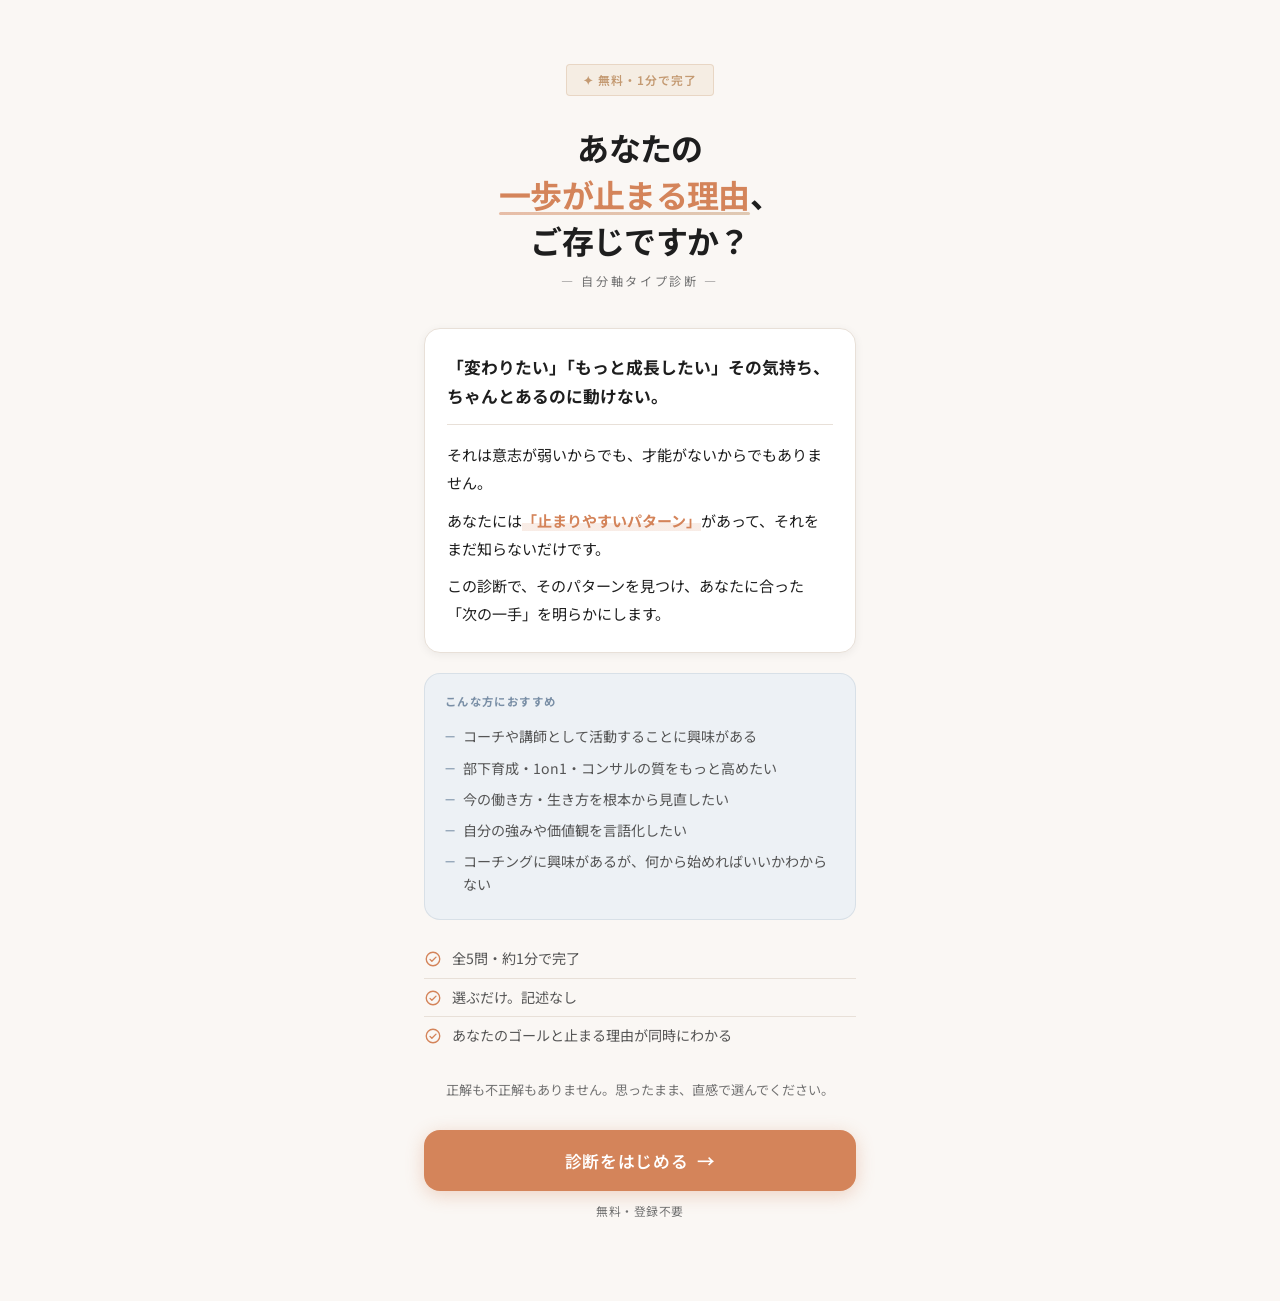
<file: jibunjiku-shindan/index.html>
<!DOCTYPE html>
<html lang="ja">
<head>
  <meta charset="UTF-8" />
  <meta name="viewport" content="width=device-width, initial-scale=1.0, maximum-scale=1.0" />
  <title>自分軸タイプ診断 | あなたの一歩が止まる理由、ご存じですか？</title>
  <meta name="description" content="コーチとして活動したい・職場の対話力を高めたい・自分の生き方を整えたい。あなたが「止まりやすい理由」を1分で診断します。" />
  <link rel="preconnect" href="https://fonts.googleapis.com" />
  <link rel="preconnect" href="https://fonts.gstatic.com" crossorigin />
  <link href="https://fonts.googleapis.com/css2?family=Noto+Sans+JP:wght@300;400;500;700&display=swap" rel="stylesheet" />
  <link rel="stylesheet" href="css/style.css?v=9" />
</head>
<body>

  <!-- ========== SCREEN: TOP ========== -->
  <div id="screen-top" class="screen active">
    <div class="screen-inner">

      <div class="top-badge">✦ 無料・1分で完了</div>

      <h1 class="top-title" id="top-title" tabindex="-1">
        あなたの<br>
        <span class="accent">一歩が止まる理由</span>、<br>
        ご存じですか？
      </h1>
      <p class="top-sub">— 自分軸タイプ診断 —</p>

      <div class="top-message-box">
        <p class="top-msg-lead">「変わりたい」「もっと成長したい」その気持ち、ちゃんとあるのに動けない。</p>
        <p>それは意志が弱いからでも、才能がないからでもありません。</p>
        <p>あなたには<strong>「止まりやすいパターン」</strong>があって、それをまだ知らないだけです。</p>
        <p>この診断で、そのパターンを見つけ、あなたに合った「次の一手」を明らかにします。</p>
      </div>

      <div class="top-for-who">
        <p class="top-for-who-label">こんな方におすすめ</p>
        <ul>
          <li>コーチや講師として活動することに興味がある</li>
          <li>部下育成・1on1・コンサルの質をもっと高めたい</li>
          <li>今の働き方・生き方を根本から見直したい</li>
          <li>自分の強みや価値観を言語化したい</li>
          <li>コーチングに興味があるが、何から始めればいいかわからない</li>
        </ul>
      </div>

      <ul class="top-features">
        <li><svg class="feature-icon" viewBox="0 0 24 24" fill="none" stroke="currentColor" stroke-width="1.8" stroke-linecap="round" stroke-linejoin="round" aria-hidden="true"><circle cx="12" cy="12" r="9"/><path d="M8 12.5l2.5 2.5L16 9.5"/></svg>全5問・約1分で完了</li>
        <li><svg class="feature-icon" viewBox="0 0 24 24" fill="none" stroke="currentColor" stroke-width="1.8" stroke-linecap="round" stroke-linejoin="round" aria-hidden="true"><circle cx="12" cy="12" r="9"/><path d="M8 12.5l2.5 2.5L16 9.5"/></svg>選ぶだけ。記述なし</li>
        <li><svg class="feature-icon" viewBox="0 0 24 24" fill="none" stroke="currentColor" stroke-width="1.8" stroke-linecap="round" stroke-linejoin="round" aria-hidden="true"><circle cx="12" cy="12" r="9"/><path d="M8 12.5l2.5 2.5L16 9.5"/></svg>あなたのゴールと止まる理由が同時にわかる</li>
      </ul>

      <p class="top-reassurance">正解も不正解もありません。思ったまま、直感で選んでください。</p>

      <button class="btn-primary btn-large" id="btn-start">
        診断をはじめる
        <span class="btn-arrow">→</span>
      </button>

      <p class="top-note">無料・登録不要</p>
    </div>
  </div>

  <!-- ========== SCREEN: QUESTION ========== -->
  <div id="screen-question" class="screen">
    <div class="screen-inner">

      <div class="progress-area">
        <div class="progress-text">
          <span id="q-current">1</span> / <span id="q-total">5</span>
        </div>
        <div class="progress-bar-bg" role="progressbar" aria-label="診断の進捗" aria-valuemin="0" aria-valuemax="5" aria-valuenow="0" id="progress-bar">
          <div class="progress-bar-fill" id="progress-fill"></div>
        </div>
      </div>

      <div class="question-card" id="question-card" aria-live="polite">
        <p class="question-label">Q<span id="q-num">1</span></p>
        <h2 class="question-text" id="question-text" tabindex="-1">質問テキスト</h2>
      </div>

      <div class="choices-area" id="choices-area">
        <!-- JS で動的生成 -->
      </div>

    </div>
  </div>

  <!-- ========== SCREEN: RESULT ========== -->
  <div id="screen-result" class="screen">
    <div class="screen-inner">

      <div class="result-header">
        <div class="result-emoji" id="result-emoji"></div>
        <p class="result-label">あなたのタイプ</p>
        <div class="result-type-badge" id="result-type-badge"></div>
        <h2 class="result-type-name" id="result-type-name" tabindex="-1"></h2>
      </div>

      <div class="result-section">
        <h3 class="result-section-title"><svg class="section-icon" viewBox="0 0 24 24" fill="none" stroke="currentColor" stroke-width="1.8" stroke-linecap="round" stroke-linejoin="round" aria-hidden="true"><path d="M12 21s7-6.2 7-11a7 7 0 10-14 0c0 4.8 7 11 7 11z"/><circle cx="12" cy="10" r="2.4"/></svg>このタイプの特徴</h3>
        <p class="result-section-text" id="result-feature-text"></p>
      </div>

      <div class="result-section">
        <h3 class="result-section-title"><svg class="section-icon" viewBox="0 0 24 24" fill="none" stroke="currentColor" stroke-width="1.8" stroke-linecap="round" stroke-linejoin="round" aria-hidden="true"><circle cx="11" cy="11" r="7"/><path d="M21 21l-4.35-4.35"/></svg>止まりやすい理由</h3>
        <p class="result-section-text" id="result-reason-text"></p>
      </div>

      <div class="result-section">
        <h3 class="result-section-title"><svg class="section-icon" viewBox="0 0 24 24" fill="none" stroke="currentColor" stroke-width="1.8" stroke-linecap="round" stroke-linejoin="round" aria-hidden="true"><path d="M9 18h6M10 22h4M12 2a7 7 0 00-4 12.6c.6.5 1 1.3 1 2.4h6c0-1.1.4-1.9 1-2.4A7 7 0 0012 2z"/></svg>今のあなたに必要なこと</h3>
        <p class="result-section-text" id="result-need-text"></p>
      </div>

      <div class="result-push-box">
        <p class="result-push-text" id="result-push-text"></p>
      </div>

      <!-- セミナー導線 -->
      <div class="seminar-section">

        <div class="seminar-divider"><span>— — —</span></div>

        <p class="seminar-lead" id="seminar-lead-text"></p>

        <div class="seminar-card">
          <a class="seminar-banner" id="seminar-banner" href="#" target="_blank" rel="noopener noreferrer">
            <img src="img/online-course.jpg" width="1024" height="683"
                 alt="ブルーミング・コーチングスクールの学びの様子" />
          </a>
          <p class="seminar-card-label">ブルーミング・コーチングスクール</p>
          <h3 class="seminar-card-title">オンライン無料講座<br>＆スクール説明会</h3>
          <p class="seminar-card-catch">コーチングの基本スキルを学ぶ60分</p>

          <ul class="seminar-card-points" id="seminar-card-points"></ul>

          <div class="seminar-course-tags" id="seminar-course-tags"></div>

          <p class="seminar-card-note">コーチングとアドラー心理学の概要、すぐに使える基本スキル、スクールでの学び方をご紹介します。</p>

          <button class="btn-primary btn-large btn-seminar" id="btn-seminar">
            無料講座・説明会の詳細はこちら
            <span class="btn-arrow">→</span>
          </button>
          <p class="seminar-card-sub">参加無料・オンライン（Zoom）・約60分<br>開催日程・お申込みは公式ページでご確認ください</p>
        </div>

      </div>

      <!-- 公式LINEに戻る（LINEの案内から来た方向け） -->
      <a class="btn-line" id="btn-line" href="#" rel="noopener">
        <svg class="line-icon" viewBox="0 0 24 24" fill="currentColor" aria-hidden="true"><path d="M12 3C6.9 3 2.8 6.4 2.8 10.6c0 3.7 3.3 6.9 7.8 7.5.3.1.7.2.8.5.1.3 0 .7 0 1l-.1.8c0 .2-.2.9.8.5s5.2-3.1 7.1-5.3c1.3-1.4 1.9-2.9 1.9-4.9C21.2 6.4 17.1 3 12 3z"/></svg>
        公式LINEに戻る
      </a>
      <p class="btn-line-note">LINEのトーク画面が開きます</p>

      <button class="btn-retry" id="btn-retry">もう一度診断する</button>

    </div>
  </div>

  <script src="js/data.js?v=8"></script>
  <script src="js/app.js?v=8"></script>
</body>
</html>
</file>
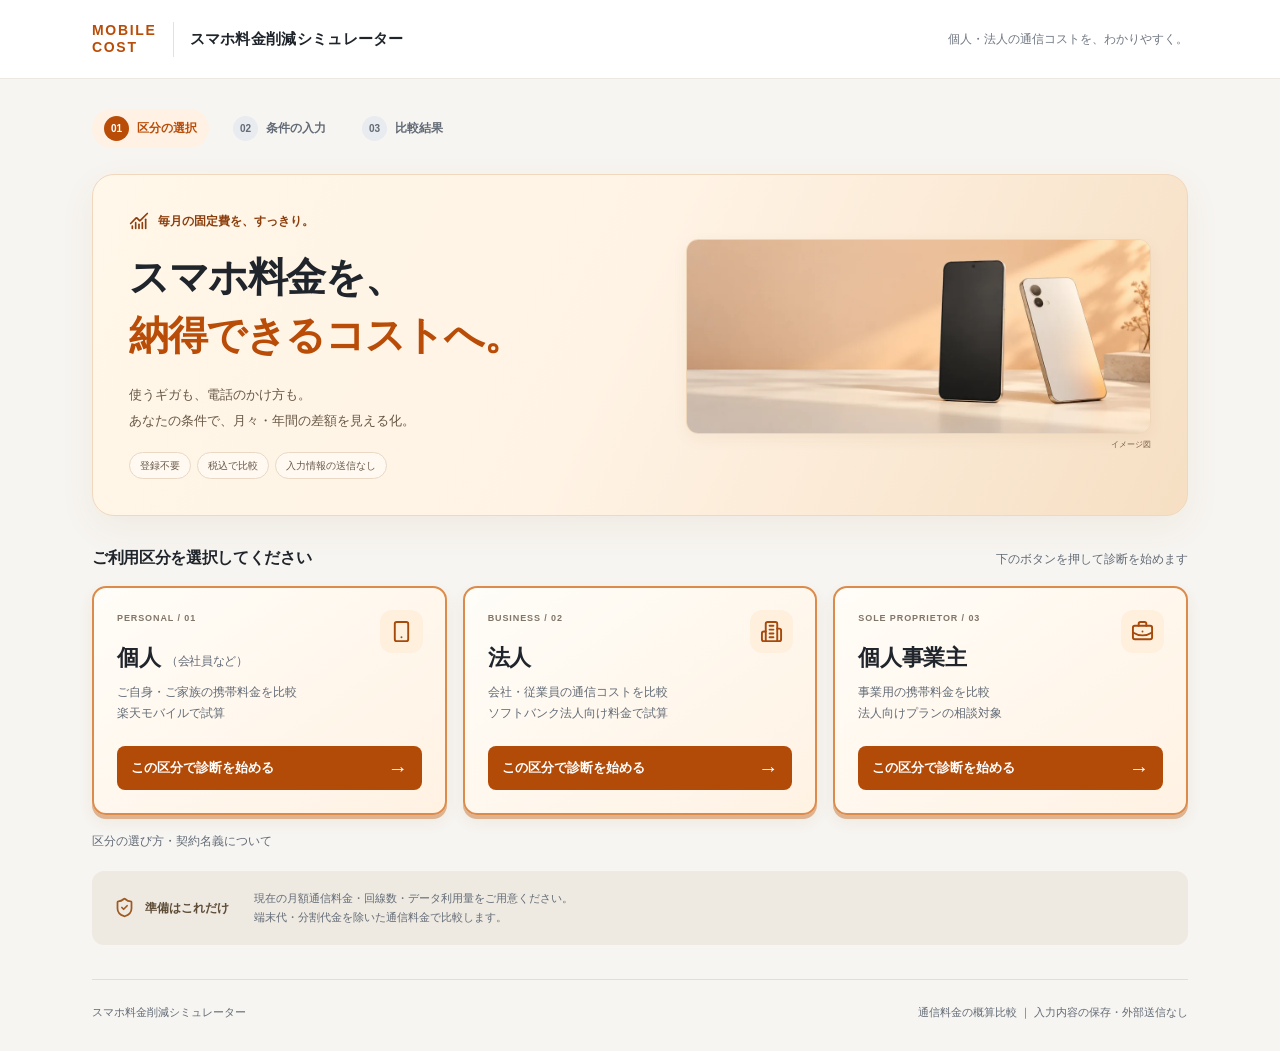
<file: cost_simulator.html>
<!doctype html>
<html lang="ja">
<head>
<meta charset="utf-8"><meta name="viewport" content="width=device-width,initial-scale=1">
<meta name="description" content="個人は楽天モバイル、法人は提供資料のBizパッケージ＋で、スマホ通信料金の月額・年間差額を比較。税込・税抜をそろえて試算します。">
<title>スマホ料金削減シミュレーター｜個人・法人</title>
<style>
:root{--ink:#20252c;--muted:#626b76;--wine:#b94d08;--gold:#b94d08;--line:#e1e5e9;--paper:#f5f6f8;--green:#227455;--red:#ba303c;--orange:#ec6c16;--orange-soft:#fff3e9;--dark:#222931}
*{box-sizing:border-box}body{margin:0;background:var(--paper);color:var(--ink);font-family:-apple-system,BlinkMacSystemFont,"Segoe UI","Noto Sans JP","Yu Gothic",Meiryo,sans-serif;line-height:1.7;-webkit-font-smoothing:antialiased}button,input,select{font:inherit}button{cursor:pointer}a{color:var(--wine);text-underline-offset:4px}a,button,input,select,summary{touch-action:manipulation}a:focus-visible,button:focus-visible,input:focus-visible,select:focus-visible,summary:focus-visible{outline:3px solid var(--orange);outline-offset:4px}[hidden]{display:none!important}.shell{max-width:1160px;margin:auto;padding:0 32px}.top{background:#fff;border-bottom:1px solid var(--line)}.top .shell{display:flex;justify-content:space-between;align-items:center;gap:24px;min-height:78px}.brand{display:flex;align-items:center;gap:16px;font-size:15px;font-weight:750;letter-spacing:.02em}.brand-mark{font-size:14px;font-weight:850;letter-spacing:.08em;color:var(--wine);line-height:1.25;border-right:1px solid #dfe3e8;padding-right:16px}.top .small{font-size:12px;color:#707782}.small,.hint{font-size:13px;color:var(--muted);line-height:1.85}p{margin:10px 0}.progress{display:flex;gap:28px;align-items:center;list-style:none;padding:0;margin:30px 0 0;color:#626b76;font-size:12px;font-weight:650}.progress li{display:flex;gap:8px;align-items:center}.progress b{display:inline-flex;align-items:center;justify-content:center;width:25px;height:25px;background:#e8ebef;border-radius:50%;font-size:10px;font-weight:750}.progress .current{color:var(--wine)}.progress .current b{background:var(--orange-soft);color:var(--wine)}.hero{padding:42px 0 34px}.hero-copy{display:grid;grid-template-columns:1.2fr 1fr;align-items:end;gap:48px}.eyebrow{font-size:10px;letter-spacing:.16em;color:var(--wine);font-weight:800}.hero h1{font-size:clamp(28px,3.4vw,42px);font-weight:780;letter-spacing:-.035em;line-height:1.4;margin:12px 0 0}.hero h1 em{font-style:normal;color:var(--wine)}.intro{font-size:14px;color:var(--muted);line-height:1.95;margin:0 0 5px}.hero-tags{display:flex;flex-wrap:wrap;gap:6px;margin-top:14px}.hero-tags span{font-size:11px;border:1px solid #dfe3e7;background:#fff;padding:3px 9px;border-radius:4px;color:#58616b}.selection-heading{display:flex;justify-content:space-between;gap:20px;align-items:baseline;margin:42px 0 16px}.selection-heading h2{font-size:16px;margin:0;font-weight:750}.selection-heading p{font-size:12px;color:var(--muted);margin:0}.modes{display:grid;grid-template-columns:repeat(3,1fr);gap:16px}.mode{position:relative;min-width:0;text-align:left;border:1px solid #dce1e6;background:#fff;border-radius:12px;padding:25px 24px 20px;color:var(--ink);box-shadow:0 2px 3px #1c283306;transition:border-color .15s,box-shadow .15s,transform .15s}.mode:hover{border-color:var(--orange);box-shadow:0 6px 20px #d35e1110;transform:translateY(-2px)}.mode-index{font-size:11px;font-weight:750;letter-spacing:.1em;color:#626b76;display:block;margin-bottom:18px}.mode-name{display:block;font-size:21px;font-weight:780;letter-spacing:-.015em;line-height:1.5}.mode-name small{font-size:12px;display:inline;font-weight:500;color:var(--muted)}.mode-description{display:block;color:var(--muted);font-weight:400;font-size:12px;margin-top:8px;line-height:1.8;min-height:44px}.mode-foot{display:flex;justify-content:space-between;align-items:center;border-top:1px solid var(--line);padding-top:15px;margin-top:22px;font-size:12px;font-weight:750;color:var(--wine)}.mode[aria-pressed=true]{background:var(--orange-soft);border:2px solid var(--orange);padding:24px 23px 19px;box-shadow:none}.mode[aria-pressed=true] .mode-index{color:var(--wine)}.mode[aria-pressed=true] .mode-foot{border-color:#f3d4bd}.selection-help{margin-top:16px;font-size:12px;color:var(--muted)}.selection-help summary{cursor:pointer;font-weight:500;display:inline-flex;align-items:center;gap:7px}.selection-help p{max-width:750px;font-size:12px;padding:0 0 0 12px;border-left:2px solid #e1e5e9}.prep{display:flex;gap:34px;align-items:center;border-top:1px solid var(--line);padding:24px 0;margin-top:28px}.prep-title{font-size:12px;font-weight:750;white-space:nowrap}.prep p{margin:0;font-size:12px;color:var(--muted)}h2{font-size:19px;margin:0 0 20px;letter-spacing:-.02em}h3{font-size:16px;margin:12px 0}.layout{display:grid;grid-template-columns:minmax(0,1.12fr) minmax(0,1fr);align-items:start;gap:24px;margin-bottom:40px}.card{background:#fff;border:1px solid var(--line);border-radius:12px;padding:28px;box-shadow:0 3px 12px #29324104;min-width:0}.step{font-size:10px;font-weight:800;color:var(--wine);letter-spacing:.13em;margin-bottom:9px}.grid{display:grid;grid-template-columns:1fr 1fr;gap:16px}.field{margin-bottom:19px}.field label{display:block;font-size:13px;font-weight:700;margin-bottom:8px}.field input,.field select{display:block;min-width:0;width:100%;min-height:48px;border:1px solid #cbd2d9;border-radius:7px;padding:10px 12px;background:#fff;color:var(--ink);font-size:15px;transition:box-shadow .15s,border-color .15s}.field input[type=number]{font-variant-numeric:tabular-nums;font-weight:600}.field input::placeholder{font-weight:400;color:#68717c;font-size:13px}.field input:focus,.field select:focus{border-color:var(--orange);box-shadow:0 0 0 3px #ec6c1615;outline:none}.field .hint{font-size:11px;margin:5px 0 0}.check{display:flex;align-items:flex-start;gap:11px;padding:14px;background:#f8f9fa;border:1px solid #e7ebef;border-radius:8px;font-size:13px;font-weight:650;margin:16px 0}.check input{accent-color:var(--wine);flex:none;width:18px;height:18px;margin:3px 0 0}.check small{display:block;color:var(--muted);font-size:11px;font-weight:400;margin-top:3px}.check:has(input:checked){border-color:#efc5a8;background:#fff8f2}fieldset{border:0;padding:0;margin:0;min-width:0}legend{margin-bottom:18px}.note{padding:14px 16px;background:#fff7ef;border:1px solid #f0ddc9;border-radius:8px;font-size:12px;color:#765338;margin:15px 0;line-height:1.9}.section-divider{height:1px;background:var(--line);margin:25px -28px}.inline-conditions{margin:12px 0 18px;padding:0;font-size:12px;color:var(--muted)}.inline-conditions>summary{cursor:pointer;font-weight:600;color:#56616c;padding:10px 0}.inline-conditions .note{margin-top:0}.inline-conditions .hint{font-size:12px}.notice{font-size:11px;line-height:1.9;color:var(--muted);margin:18px 0}.primary{display:flex;justify-content:center;align-items:center;width:100%;gap:12px;padding:14px 18px;min-height:50px;background:var(--wine);color:white;border:1px solid var(--wine);border-radius:8px;font-size:14px;font-weight:750;letter-spacing:.03em;text-align:center;text-decoration:none;box-shadow:0 3px 6px #b94d0815}.primary:hover{background:#9c4006}.secondary{border:1px solid var(--line);border-radius:6px;background:#fff;color:#58616b;padding:8px 13px;font-size:12px;min-height:38px}.secondary:hover{background:#f6f7f9}.secondary:disabled{opacity:.5;cursor:default}.actions{display:flex;justify-content:space-between;align-items:center;gap:12px;margin-top:14px}.error{color:var(--red);font-size:13px;font-weight:650;margin:14px 0}.result{border-top:3px solid var(--orange);scroll-margin-top:16px}.result-head{display:flex;justify-content:space-between;align-items:center;gap:14px;margin-bottom:18px}.result-head h2{margin:0}.badge{border:1px solid #dce2e7;background:#f8f9fa;color:#5c6570;font-size:10px;padding:2px 7px;border-radius:4px;white-space:nowrap}.empty{padding:18px 0;min-height:330px;text-align:left;color:var(--muted)}.empty h3{font-size:16px;line-height:1.8;color:#4d5662}.empty p{font-size:12px;line-height:1.9}.empty-preview{display:grid;grid-template-columns:1fr 1fr;gap:12px;margin:24px 0}.empty-preview>div{border:1px solid #e6eaee;border-radius:8px;padding:14px;background:#fafbfc}.empty-preview span{display:block;font-size:11px}.empty-preview strong{display:block;font-size:26px;color:#9aa2aa;line-height:1.7}.empty-foot{border-top:1px solid var(--line);padding-top:16px;color:#626b76;font-size:11px}.saving{padding:22px 24px;background:var(--dark);border:1px solid var(--dark);border-radius:10px;margin:20px 0;color:#fff}.saving p{font-size:12px;margin:0;color:#e1e4e8}.amount{font-size:clamp(34px,3.7vw,46px);font-weight:780;letter-spacing:-.025em;line-height:1.55;color:#ffb06f;font-variant-numeric:tabular-nums}.amount small{font-size:13px;font-weight:500;color:#fff;letter-spacing:0;margin-left:4px}.saving #delta-caption{font-size:11px;color:#c6ccd3}.saving.increase{background:#fff0f1;border-color:#f1c9ce}.increase .amount,.increase .amount small,.increase p,.increase #delta-caption{color:#a72435}.saving.neutral{background:#eef1f4;border-color:#e0e5eb}.neutral .amount,.neutral .amount small,.neutral p,.neutral #delta-caption{color:#4d5965}.summary{display:grid;grid-template-columns:1fr 1fr;gap:12px;margin:20px 0}.summary>div{padding:14px;border:1px solid #e3e7eb;border-radius:8px;background:#fff}.summary>div:last-child{background:var(--orange-soft);border-color:#f1d6c2}.summary span{display:block;font-size:11px;color:var(--muted);margin-bottom:5px}.summary strong{font-size:21px;letter-spacing:-.02em;font-variant-numeric:tabular-nums}.summary>div:last-child strong{color:var(--wine)}.bar-row{display:grid;grid-template-columns:58px 1fr;gap:8px;align-items:center;font-size:11px;margin:9px 0;color:var(--muted)}.track{height:8px;border-radius:3px;background:#edf0f3;overflow:hidden}.bar{height:100%;background:#a5afb9;transition:width .2s}.bar.after{background:var(--orange)}.breakdown{border-top:1px solid var(--line);margin:24px 0 12px}.breakdown>div{display:flex;justify-content:space-between;gap:16px;padding:11px 0;border-bottom:1px solid #edf0f3;font-size:12px}.breakdown dt{color:var(--muted)}.breakdown dd{font-weight:650;margin:0;text-align:right;font-variant-numeric:tabular-nums;white-space:nowrap}.breakdown>div:has(#annual){background:var(--orange-soft);margin:0 -12px;padding:13px 12px}.breakdown #annual{font-size:17px;color:var(--wine)}#result-plan{font-size:12px;line-height:1.85;margin-bottom:8px}#result-status{font-size:11px;color:var(--muted);margin:0}#calc-assumptions,#calc-assumptions+p{font-size:11px;line-height:1.9}.cta{margin-top:26px;padding-top:24px;border-top:1px solid var(--line)}.cta .small{font-size:12px}.cta a+ a{display:inline-block;margin-top:12px}.cta .primary{font-size:12px}.list{padding-left:18px;font-size:12px;color:#606a75;line-height:1.9}.list li{margin:8px 0}.sources{margin:32px 0 48px}.sources>h2{font-size:15px;color:#56616d;margin-bottom:16px}.sources details{background:#fff;border:1px solid var(--line);padding:17px 22px;border-radius:9px;margin:12px 0}.sources summary{font-size:13px;font-weight:650;cursor:pointer}.table-scroll{overflow-x:auto;margin:16px 0}table{width:100%;border-collapse:collapse;white-space:nowrap;font-size:12px}th,td{text-align:right;padding:11px 12px;border-bottom:1px solid #e8ecef}th:first-child,td:first-child{text-align:left}thead{background:#f6f7f9;color:#5c6772}.docs{display:grid;grid-template-columns:1fr 1fr;gap:16px;margin-top:18px}.docs figure{margin:0}.docs img{width:100%;height:auto;display:block;border:1px solid var(--line);border-radius:7px}.docs figcaption{font-size:11px;color:var(--muted);margin-top:8px}.stale{font-size:12px;background:#fff5e9;color:#9a470c;padding:10px 13px;border-radius:7px;margin-bottom:14px}.footer{border-top:1px solid var(--line);max-width:1096px;margin:0 auto;padding:23px 0 30px;text-align:left;font-size:11px;color:#626b76;display:flex;justify-content:space-between;gap:24px}.has-selection .hero{padding:24px 0}.has-selection .hero-copy{display:none}.has-selection .selection-heading{margin:0 0 12px}.has-selection .selection-heading h2{font-size:14px}.has-selection .mode{padding:14px 18px}.has-selection .mode[aria-pressed=true]{padding:13px 17px}.has-selection .mode-index,.has-selection .mode-foot,.has-selection .prep{display:none}.has-selection .mode-name{font-size:16px}.has-selection .mode-name small{font-size:11px}.has-selection .mode-description{font-size:11px;min-height:0;margin-top:3px}.has-selection .selection-help{margin-top:10px}.has-selection .progress{margin-top:24px}
@media(max-width:900px){.hero-copy{gap:24px}.mode{padding:20px 18px}.mode[aria-pressed=true]{padding:19px 17px}.mode-name{font-size:18px}.layout{gap:18px;grid-template-columns:minmax(0,1.08fr) minmax(0,1fr)}.card{padding:22px}.section-divider{margin-inline:-22px}.summary strong{font-size:18px}}
@media(max-width:800px){.layout{grid-template-columns:1fr}.hero-copy{grid-template-columns:1fr;gap:20px}.hero{padding-top:30px}.hero h1{font-size:34px}.hero h1 br{display:none}.result{margin-top:0}.empty{min-height:230px}.footer{margin:0 24px}.top .small{font-size:10px}.has-selection .mode-description{display:none}}
@media(max-width:600px){.shell{padding:0 20px}.top .shell{min-height:68px}.brand{font-size:12px;gap:11px}.brand-mark{font-size:11px;padding-right:11px}.top .small{display:none}.progress{gap:18px;margin-top:22px;font-size:10px}.progress b{width:23px;height:23px}.hero{padding:27px 0 20px}.hero h1{font-size:29px;line-height:1.5}.hero h1 br{display:block}.intro{font-size:13px;line-height:1.85}.hero-tags{margin-top:12px}.hero-tags span{font-size:10px}.selection-heading{margin:28px 0 13px}.selection-heading h2{font-size:15px}.selection-heading p{display:none}.modes{grid-template-columns:1fr;gap:10px}.mode,.mode[aria-pressed=true]{padding:17px 19px;display:grid;grid-template-columns:1fr auto}.mode[aria-pressed=true]{padding:16px 18px}.mode-index{display:none}.mode-name{font-size:17px}.mode-description{grid-column:1;margin-top:3px;font-size:11px;min-height:0}.mode-foot{grid-column:2;grid-row:1 / 3;align-self:center;border:0;margin:0;padding:0 0 0 14px}.mode-foot span:first-child{display:none}.mode-foot span:last-child{font-size:20px}.selection-help{font-size:11px}.selection-help p{font-size:11px}.prep{display:block;margin-top:22px;padding:18px 0 0}.prep-title{font-size:11px;margin-bottom:6px}.prep p{font-size:11px}.card{padding:22px 20px}.section-divider{margin-inline:-20px}.layout{margin-top:8px;gap:16px}.grid{grid-template-columns:1fr 1fr;gap:12px}.field label{font-size:12px}.field input,.field select{font-size:14px;padding:11px 10px}.field .hint{font-size:10px}.check{font-size:12px;padding:12px}.check small{font-size:11px}.note{font-size:11px}.has-selection .modes{grid-template-columns:repeat(3,1fr);gap:7px}.has-selection .mode{display:block;padding:13px 8px;text-align:center}.has-selection .mode[aria-pressed=true]{padding:12px 7px}.has-selection .mode-name{font-size:12px;white-space:nowrap}.has-selection .mode-name small{display:none}.has-selection .hero{padding:20px 0 12px}.has-selection .selection-heading h2{font-size:12px}.has-selection .selection-help{margin-top:9px}.summary strong{font-size:19px}.summary>div{padding:12px}.saving{padding:20px}.amount{font-size:42px}.breakdown>div{font-size:11px;gap:8px}.sources details{padding:15px}.sources>h2{font-size:14px}.sources summary{font-size:12px}.docs{grid-template-columns:1fr}.footer{display:block;font-size:10px;margin:0 20px;padding:20px 0}.footer span{display:block}.footer span+span{margin-top:5px}}
@media(max-width:360px){.grid{grid-template-columns:1fr}.brand{font-size:11px}.progress{gap:10px}}
@media(prefers-reduced-motion:reduce){*{scroll-behavior:auto!important;transition:none!important}}
@media print{body{background:#fff}.hero,.top,.input-card,.actions,.modes,.cta,.sources,.footer,.progress{display:none}.layout{display:block}.card{border:0;box-shadow:none}.shell{max-width:100%;padding:0}.result{break-inside:auto}.breakdown>div,.saving,.summary{break-inside:avoid}#personal-report h3{break-after:avoid}#personal-report a{color:#20252c}.result::before{content:'スマホ料金削減シミュレーター｜概算結果';display:block;font-weight:700;margin-bottom:20px}.saving{print-color-adjust:exact}}

/* Visual refinement: keep the established orange palette and diagnostic flow. */
body{background:#f7f5f1} .top{border-bottom:1px solid #ece7df}.brand-mark{letter-spacing:.12em}.progress{gap:12px}.progress li{padding:7px 12px;border-radius:24px}.progress .current{background:#fff1e4}.progress .current b{background:#b94d08;color:#fff}.hero{padding-top:26px}.hero-copy{padding:36px;border:1px solid #f1d7bc;border-radius:22px;background:linear-gradient(115deg,#fff7e9 0%,#fff3e5 48%,#f6dfc3 100%);grid-template-columns:1.12fr 1fr;gap:36px;align-items:center;box-shadow:0 12px 36px #784b1510}.hero-kicker{display:flex;align-items:center;gap:9px;font-size:12px;font-weight:750;color:#8c3e0c}.hero-kicker svg{width:20px;height:20px}.hero h1{font-size:clamp(28px,3.1vw,40px);margin:18px 0;line-height:1.45}.intro{font-size:13px;color:#675744}.hero-tags span{background:#fff9f1;border-color:#ead8c4;color:#695a49;border-radius:20px;padding:4px 10px;font-size:10px}.rate-preview{background:#292b2c;color:#fff;border-radius:16px;padding:24px;box-shadow:0 12px 26px #30251819}.preview-head{display:flex;justify-content:space-between;align-items:center;font-size:11px;color:#ebc5a4;letter-spacing:.04em}.preview-head svg{width:23px;height:23px;color:#ffb976}.rate-preview h2{font-size:19px;line-height:1.6;margin:14px 0 22px;font-weight:700}.rate-cells{display:grid;grid-template-columns:repeat(3,1fr);gap:7px}.rate-cells>div{background:#ffffff0d;border:1px solid #ffffff1a;border-radius:9px;padding:12px 7px;text-align:center}.rate-cells span{display:block;font-size:9px;color:#e8ded5;white-space:nowrap}.rate-cells strong{display:block;font-size:21px;letter-spacing:-.04em;font-variant-numeric:tabular-nums;margin-top:6px}.rate-cells strong small{font-size:10px;font-weight:500;letter-spacing:0;margin-left:2px}.rate-cells .rate-unlimited{background:#ffb976;color:#402207;border-color:#ffb976}.rate-unlimited span{color:#583312}.rate-preview p{font-size:9px;line-height:1.8;color:#d0ccc6;margin:13px 0 0}.preview-foot{display:flex;justify-content:space-between;gap:8px;border-top:1px solid #ffffff26;padding-top:12px;margin-top:16px;font-size:10px;color:#ffbd83}.preview-foot span{font-size:8px;color:#d0ccc6}.selection-heading{margin:28px 0 15px}.mode{overflow:hidden;border-color:#e7e0d7;border-radius:14px;padding:24px;box-shadow:0 5px 14px #49301607}.mode-index{margin-bottom:14px;font-size:9px;color:#817568}.mode-icon{position:absolute;right:22px;top:22px;display:flex;justify-content:center;align-items:center;width:43px;height:43px;border-radius:12px;background:#fff0de;color:#a64a0b}.mode-icon svg{width:23px;height:23px}.mode:hover .mode-icon{background:#f9ddbf}.mode-name{font-size:22px}.mode-foot{margin-top:20px}.prep{background:#eee9e1;border:0;border-radius:12px;padding:18px 22px;margin-top:20px;gap:25px}.prep-title{display:flex;align-items:center;gap:10px;color:#5e4c36}.prep-title svg{width:21px;height:21px;color:#a05a20}.prep p{font-size:11px}.card{border-color:#e9e2d9;box-shadow:0 5px 20px #49301606;border-radius:16px}.step{display:flex;align-items:center;gap:8px;color:#9a4a16}.step-number{display:inline-flex;width:23px;height:23px;justify-content:center;align-items:center;border-radius:7px;background:#fff0e1;color:#91420d;font-size:10px}.result{background:linear-gradient(150deg,#fff9f0 0%,#fff 40%);border-top:4px solid #d56613}.saving{background:#292b2c;border:0;border-radius:13px;box-shadow:0 6px 18px #24222214}.summary>div{border-radius:10px}.summary>div:last-child{background:#fff0dc;border-color:#f4d4aa}.comparison-label{font-size:11px;font-weight:650;color:#74614d;margin:25px 0 12px}.track{height:13px;background:#eeeae5;border-radius:4px}.bar{background:#91999c}.bar.after{background:linear-gradient(90deg,#d56818,#f1a050)}.breakdown>div{padding:12px 0}#personal-report{margin-top:24px;padding:18px;border:1px solid #eadfce;background:#fffdf8;border-radius:12px}#personal-report h3{font-size:14px;margin:0 0 10px}#personal-report .breakdown{margin-top:12px}.check{background:#faf8f4;border-color:#e9e4dc}.check:has(input:checked){background:#fff2df;border-color:#ebc395}.primary{background:#b34b08;border-color:#b34b08;box-shadow:0 4px 10px #b34b081c}.section-divider{background:#e9e3da}.sources details{border-color:#e8e1d7;background:#fffdfa}.has-selection .hero{padding:22px 0 18px}.has-selection .mode-icon{display:none}.has-selection .mode{box-shadow:none}.has-selection .selection-heading{margin-bottom:13px}.footer{border-color:#e5ddd1}
@media(max-width:1000px){.hero-copy{padding:28px;gap:22px}.rate-preview{padding:20px}.rate-cells strong{font-size:18px}.mode-name{font-size:19px}.mode-icon{width:36px;height:36px;right:18px;top:20px}}
@media(max-width:800px){.hero-copy{grid-template-columns:1fr;gap:26px}.hero-message{max-width:100%}.hero h1 br{display:none}.rate-preview h2 br{display:none}.rate-cells strong{font-size:24px}.rate-preview{padding:24px}.rate-cells span{font-size:11px}.preview-foot span{font-size:9px}}
@media(max-width:600px){.progress{gap:3px;font-size:9px}.progress li{padding:5px 6px;gap:5px}.progress b{width:21px;height:21px}.hero-copy{padding:24px 20px;border-radius:17px;gap:22px}.hero h1{font-size:27px;letter-spacing:-.055em}.hero h1 br{display:block}.hero-kicker{font-size:11px}.hero-tags{gap:4px}.hero-tags span{font-size:9px;padding:3px 7px}.rate-preview{padding:19px;border-radius:12px}.rate-preview h2{font-size:16px;margin:12px 0 17px}.rate-preview h2 br{display:block}.rate-cells span{font-size:9px}.rate-cells strong{font-size:22px}.rate-cells>div{padding:10px 5px}.preview-foot{font-size:9px}.preview-foot span{font-size:8px}.selection-heading{margin-top:24px}.mode,.mode[aria-pressed=true]{padding:18px 18px 18px 73px;min-height:94px}.mode[aria-pressed=true]{padding:17px 17px 17px 72px}.mode-icon{top:24px;left:17px;right:auto;width:39px;height:39px}.mode-name{font-size:17px}.mode-foot{padding-left:10px}.prep{padding:16px 18px}.prep-title{font-size:11px;margin-bottom:8px}.has-selection .mode,.has-selection .mode[aria-pressed=true]{min-height:0;padding:13px 8px}.has-selection .mode[aria-pressed=true]{padding:12px 7px}#personal-report{padding:14px}.amount{font-size:38px}.comparison-label{margin-top:22px}}
@media(max-width:360px){.rate-cells strong{font-size:18px}.preview-foot{display:block}.preview-foot span{display:block;margin-top:5px}.hero-tags span{font-size:8px}.hero h1{font-size:24px}}
@media print{body{background:#fff}.card.result{background:#fff;border:0}.result .saving{box-shadow:none}.comparison-label{display:none}#personal-report{background:#fff;border:1px solid #ccc;padding:12px}.track,.bar{print-color-adjust:exact}}
.hero-photo{margin:22px 0 0;max-width:420px}.hero-photo img{display:block;width:100%;height:auto;border-radius:12px;border:1px solid #efd6b9}.hero-photo figcaption{font-size:8px;color:#765d46;text-align:right;margin-top:4px}.hero-copy{align-items:center}.hero-photo img{box-shadow:0 5px 15px #7f4d1510}@media(max-width:600px){.hero-photo{margin-top:18px}.hero-photo img{border-radius:9px}.hero-copy{gap:20px}.hero h1{margin:15px 0}}

/* Clear, tactile entry buttons; diagnosis behavior stays in the existing handlers. */
.mode{border:2px solid #dc8b4b;background:linear-gradient(145deg,#fffdf8,#fff2e3);padding:23px;border-radius:14px;box-shadow:0 4px 0 #dfb38f,0 7px 15px #7d441313;transition:background .15s,border-color .15s,box-shadow .15s,transform .15s}
.mode-foot{border:0;background:#b34b08;color:#fff;border-radius:8px;padding:11px 14px;margin-top:20px;font-size:13px;min-height:44px}
.mode-foot span:last-child{font-size:20px;line-height:1}
.mode:hover{border-color:#b34b08;background:#fff0db;box-shadow:0 6px 0 #d39b6e,0 10px 20px #7d441322;transform:translateY(-2px)}
.mode:active{transform:translateY(3px);box-shadow:0 1px 0 #d39b6e}
.mode:focus-visible{outline:3px solid #843700;outline-offset:5px}
.mode-state{display:none;font-size:10px;font-weight:750;line-height:1.5;margin-top:4px}
.has-selection .mode,.has-selection .mode[aria-pressed=true]{padding:13px 17px;min-height:78px;box-shadow:0 3px 0 #dfb38f}
.has-selection .mode[aria-pressed=true]{background:#b34b08;border-color:#893904;color:#fff;box-shadow:0 3px 0 #793305}
.has-selection .mode[aria-pressed=true] .mode-name small,.has-selection .mode[aria-pressed=true] .mode-description{color:#fff1df}
.has-selection .mode[aria-pressed=true] .mode-state{display:block;color:#fff}
.has-selection .mode:active{box-shadow:none}
@media(max-width:600px){
.mode,.mode[aria-pressed=true]{display:block;padding:18px 18px 17px 73px;min-height:148px}
.mode-description{min-height:0}.mode-foot{margin:13px 0 0;padding:9px 12px;min-height:42px}
.mode-foot span:first-child{display:inline}.mode-icon{top:22px}
.has-selection .mode,.has-selection .mode[aria-pressed=true]{min-height:70px;padding:12px 6px;display:block}
.has-selection .mode-name{font-size:12px}.has-selection .mode-state{font-size:10px}
}
@media(prefers-reduced-motion:reduce){.mode{transition:none}.mode:hover,.mode:active{transform:none}}
.diagnosis-guide{margin:20px 0}.diagnosis-guide p{border-bottom:1px solid #ffffff20;padding:10px 0;margin:0;color:#ddd;font-size:12px}.diagnosis-guide strong{color:#ffbc7f;font-size:14px}.diagnosis-guide p:last-child{border:0}
.hero-copy{grid-template-columns:1fr}.hero-message{max-width:none;display:grid;grid-template-columns:1.12fr 1fr;column-gap:36px;align-items:center}.hero-message> :not(.hero-photo){grid-column:1}.hero-photo{grid-column:2;grid-row:1 / 6;max-width:none;margin:0}@media(max-width:800px){.hero-message{display:block}.hero-photo{margin-top:22px;max-width:420px}}
</style>
<!-- Icons: Lucide 0.542.0, ISC license. Copyright (c) Lucide Contributors. Permission to use, copy, modify, and/or distribute this software for any purpose with or without fee is hereby granted, provided that the above copyright notice and this permission notice appear in all copies. THE SOFTWARE IS PROVIDED "AS IS" AND THE AUTHOR DISCLAIMS ALL WARRANTIES WITH REGARD TO THIS SOFTWARE INCLUDING ALL IMPLIED WARRANTIES OF MERCHANTABILITY AND FITNESS. IN NO EVENT SHALL THE AUTHOR BE LIABLE FOR ANY SPECIAL, DIRECT, INDIRECT, OR CONSEQUENTIAL DAMAGES OR ANY DAMAGES WHATSOEVER RESULTING FROM LOSS OF USE, DATA OR PROFITS, WHETHER IN AN ACTION OF CONTRACT, NEGLIGENCE OR OTHER TORTIOUS ACTION, ARISING OUT OF OR IN CONNECTION WITH THE USE OR PERFORMANCE OF THIS SOFTWARE. -->
</head>
<body>
<header class="top"><div class="shell"><div class="brand"><span class="brand-mark">MOBILE<br>COST</span><span>スマホ料金削減シミュレーター</span></div><div class="small">個人・法人の通信コストを、わかりやすく。</div></div></header>
<main class="shell">
<ol class="progress" aria-label="診断の流れ"><li id="progress-select" class="current"><b>01</b> 区分の選択</li><li id="progress-input"><b>02</b> 条件の入力</li><li id="progress-result"><b>03</b> 比較結果</li></ol>
<section class="hero"><div class="hero-copy"><div class="hero-message"><div class="hero-kicker"><!-- @license lucide-static v0.542.0 - ISC -->
<svg aria-hidden="true" focusable="false"
  class="lucide lucide-chart-no-axes-combined"
  xmlns="http://www.w3.org/2000/svg"
  width="24"
  height="24"
  viewBox="0 0 24 24"
  fill="none"
  stroke="currentColor"
  stroke-width="2"
  stroke-linecap="round"
  stroke-linejoin="round"
>
  <path d="M12 16v5" />
  <path d="M16 14v7" />
  <path d="M20 10v11" />
  <path d="m22 3-8.646 8.646a.5.5 0 0 1-.708 0L9.354 8.354a.5.5 0 0 0-.707 0L2 15" />
  <path d="M4 18v3" />
  <path d="M8 14v7" />
</svg>
<span>毎月の固定費を、すっきり。</span></div><h1>スマホ料金を、<br><em>納得できるコストへ。</em></h1><p class="intro">使うギガも、電話のかけ方も。<br>あなたの条件で、月々・年間の差額を見える化。</p><div class="hero-tags"><span>登録不要</span><span>税込で比較</span><span>入力情報の送信なし</span></div><figure class="hero-photo"><img src="mobile-assets/smartphone-hero.webp" alt="温かい光の中に置かれた汎用スマートフォンのイメージ" width="1100" height="458" fetchpriority="high"><figcaption>イメージ図</figcaption></figure></div></div>
<div class="selection-heading"><h2>ご利用区分を選択してください</h2><p>下のボタンを押して診断を始めます</p></div>
<div class="modes" role="group" aria-label="ご利用区分">
<button class="mode" id="mode-personal" aria-pressed="false" type="button"><span class="mode-icon"><!-- @license lucide-static v0.542.0 - ISC -->
<svg aria-hidden="true" focusable="false"
  class="lucide lucide-smartphone"
  xmlns="http://www.w3.org/2000/svg"
  width="24"
  height="24"
  viewBox="0 0 24 24"
  fill="none"
  stroke="currentColor"
  stroke-width="2"
  stroke-linecap="round"
  stroke-linejoin="round"
>
  <rect width="14" height="20" x="5" y="2" rx="2" ry="2" />
  <path d="M12 18h.01" />
</svg>
</span><span class="mode-index">PERSONAL / 01</span><span class="mode-name">個人 <small>（会社員など）</small></span><span class="mode-state">選択中</span><span class="mode-description">ご自身・ご家族の携帯料金を比較<br>楽天モバイルで試算</span><span class="mode-foot"><span>この区分で診断を始める</span><span aria-hidden="true">→</span></span></button>
<button class="mode" id="mode-business" aria-pressed="false" type="button"><span class="mode-icon"><!-- @license lucide-static v0.542.0 - ISC -->
<svg aria-hidden="true" focusable="false"
  class="lucide lucide-building-2"
  xmlns="http://www.w3.org/2000/svg"
  width="24"
  height="24"
  viewBox="0 0 24 24"
  fill="none"
  stroke="currentColor"
  stroke-width="2"
  stroke-linecap="round"
  stroke-linejoin="round"
>
  <path d="M6 22V4a2 2 0 0 1 2-2h8a2 2 0 0 1 2 2v18Z" />
  <path d="M6 12H4a2 2 0 0 0-2 2v6a2 2 0 0 0 2 2h2" />
  <path d="M18 9h2a2 2 0 0 1 2 2v9a2 2 0 0 1-2 2h-2" />
  <path d="M10 6h4" />
  <path d="M10 10h4" />
  <path d="M10 14h4" />
  <path d="M10 18h4" />
</svg>
</span><span class="mode-index">BUSINESS / 02</span><span class="mode-name">法人</span><span class="mode-state">選択中</span><span class="mode-description">会社・従業員の通信コストを比較<br>ソフトバンク法人向け料金で試算</span><span class="mode-foot"><span>この区分で診断を始める</span><span aria-hidden="true">→</span></span></button>
<button class="mode" id="mode-sole" aria-pressed="false" type="button"><span class="mode-icon"><!-- @license lucide-static v0.542.0 - ISC -->
<svg aria-hidden="true" focusable="false"
  class="lucide lucide-briefcase-business"
  xmlns="http://www.w3.org/2000/svg"
  width="24"
  height="24"
  viewBox="0 0 24 24"
  fill="none"
  stroke="currentColor"
  stroke-width="2"
  stroke-linecap="round"
  stroke-linejoin="round"
>
  <path d="M12 12h.01" />
  <path d="M16 6V4a2 2 0 0 0-2-2h-4a2 2 0 0 0-2 2v2" />
  <path d="M22 13a18.15 18.15 0 0 1-20 0" />
  <rect width="20" height="14" x="2" y="6" rx="2" />
</svg>
</span><span class="mode-index">SOLE PROPRIETOR / 03</span><span class="mode-name">個人事業主</span><span class="mode-state">選択中</span><span class="mode-description">事業用の携帯料金を比較<br>法人向けプランの相談対象</span><span class="mode-foot"><span>この区分で診断を始める</span><span aria-hidden="true">→</span></span></button>
</div><details class="selection-help"><summary>区分の選び方・契約名義について</summary><p>ご自身に当てはまる区分を選択してください。雇用形態から現在の回線名義を推定することはありません。法人向けプランの申込可否は、実際の契約名義・事業確認書類などで確認します。</p></details>
<div class="prep"><div class="prep-title"><!-- @license lucide-static v0.542.0 - ISC -->
<svg aria-hidden="true" focusable="false"
  class="lucide lucide-shield-check"
  xmlns="http://www.w3.org/2000/svg"
  width="24"
  height="24"
  viewBox="0 0 24 24"
  fill="none"
  stroke="currentColor"
  stroke-width="2"
  stroke-linecap="round"
  stroke-linejoin="round"
>
  <path d="M20 13c0 5-3.5 7.5-7.66 8.95a1 1 0 0 1-.67-.01C7.5 20.5 4 18 4 13V6a1 1 0 0 1 1-1c2 0 4.5-1.2 6.24-2.72a1.17 1.17 0 0 1 1.52 0C14.51 3.81 17 5 19 5a1 1 0 0 1 1 1z" />
  <path d="m9 12 2 2 4-4" />
</svg>
<span>準備はこれだけ</span></div><p>現在の月額通信料金・回線数・データ利用量をご用意ください。<br>端末代・分割代金を除いた通信料金で比較します。</p></div></section>
<div class="layout" id="simulator" hidden>
<section class="card input-card"><div class="step"><span class="step-number">01</span> CURRENT PLAN</div><h2>現在のご利用状況</h2>
<form id="sim-form" novalidate>
<div class="grid"><div class="field"><label for="line-count">比較する回線数</label><input id="line-count" type="number" min="1" max="10000" step="1" value="1" required inputmode="numeric"><p class="hint">全回線を同じ料金・条件で計算します。</p></div><div class="field"><label for="current-cost">現在の通信料金（円／月）</label><input id="current-cost" type="number" min="0" max="100000000" step="0.01" placeholder="例：6,000" required inputmode="decimal"><p class="hint">端末代・分割代金を除いて入力。</p></div></div>
<div class="grid"><div class="field"><label for="cost-scope">入力料金の対象</label><select id="cost-scope"><option value="per">1回線あたり</option><option value="total">全回線の合計</option></select></div><div class="field"><label for="input-tax">現在料金の税区分</label><select id="input-tax"><option value="included">税込</option><option value="excluded">税抜</option></select></div></div>
<div class="section-divider"></div><div class="step"><span class="step-number">02</span> NEW PLAN</div><h2>見直し後の条件</h2>
<fieldset id="personal-fields"><legend class="small">個人向け：Rakuten最強プラン（音声通話付き）</legend>
<div class="field"><label for="data-tier">1回線あたりの月間データ利用量</label><select id="data-tier"><option value="small">3GBまで</option><option value="medium" selected>3GB超〜20GBまで</option><option value="unlimited">20GB超（無制限）</option></select><p class="hint">税込。月の実際の使用量で料金段階が変わります。無制限も混雑時等に速度制御する場合があります。</p></div>
<label class="check"><input type="checkbox" id="family"><span>最強家族割の対象グループに参加する条件を確認済み<small>月110円引き。対象プランでグループ作成・参加の手続きが必要です。家族であるだけでは適用しません。</small></span></label>
<div class="field"><label for="age">契約者本人の年齢区分</label><select id="age"><option value="unknown">未確認（年齢特典なし）</option><option value="child">12歳以下</option><option value="teen">13〜17歳</option><option value="youth">18〜22歳</option><option value="adult">23〜64歳</option><option value="senior">65歳以上</option></select><p class="hint">利用者の年齢だけでは割引を判定しません。年齢特典は契約者ごとの制限があるため1回線ずつ診断。年齢特典なしの複数回線は同じ条件で計算します。親名義でも利用者が18歳未満なら必要なフィルタリング月550円を「その他通信費」に入力してください。</p></div>
<label class="check" id="age-confirm-wrap" hidden><input type="checkbox" id="age-confirm"><span>年齢特典の申込・適用条件を確認済み<small>こども割：3GBまで440円引き、超過後110円引き。青春割：110円引き。いずれも申込が必要、家族割と併用可。シニア：本人の楽天IDでエントリー等の条件を満たす場合、毎月110ポイント（料金からは差し引きません）。</small></span></label>
<div id="filter-wrap" hidden><label class="check"><input type="checkbox" id="filter-waiver"><span>保護者によるフィルタリング不要申出の条件を確認済み<small>18歳未満は原則、有料フィルタリング「あんしんコントロール」月550円を加算。不要申出を確認した場合のみ外します。初回無料・一時ポイントは月額差額に含めません。</small></span></label></div>
<div id="senior-pack-wrap" hidden><p class="hint">65歳以上向けの「15分かけ放題＆安心パック」は月1,980円の請求と、条件達成時の最大880ポイント還元を別々に確認してください。利用する場合は15分かけ放題を選び、パックの残り880円を「その他通信費」に入力（重複加算に注意）。パックのポイントはこの診断の差額に含めません。<a href="https://network.mobile.rakuten.co.jp/fee/senior/" target="_blank" rel="noopener">公式条件</a></p></div><div class="field"><label for="call-mode">国内通話の使い方</label><select id="call-mode"><option value="link">Rakuten Link｜対象国内通話0円</option><option value="standard">標準電話アプリ｜30秒22円</option><option value="fifteen">15分（標準）通話かけ放題｜月1,100円</option></select></div>
<div id="call-minutes-wrap" class="field" hidden><label for="call-units" id="call-units-label">標準通話の課金単位数（30秒／月・回線）</label><input id="call-units" type="number" min="0" max="1000000" step="1" value="0" inputmode="numeric"><p class="hint">各通話を30秒単位で切り上げた合計を入力（10分×3回＝60単位、1分10秒×3回＝9単位）。15分かけ放題は各通話の15分超過分だけを合計。未確認なら0のまま確定せず、請求・通話履歴で確認してください。</p></div>
<div class="field"><label for="call-extra">対象外通話などの追加見込額（税込円／月・回線）</label><input id="call-extra" type="number" min="0" max="1000000" step="0.01" value="0" inputmode="decimal"><p class="hint">0570・0180・一部特番（188）等はLink無料対象外。15分かけ放題も一部番号対象外。国際通話・有料SMS等は公式料金で確認し入力。0円は対象外通話が無料という意味ではありません。</p></div>
<label class="check"><input type="checkbox" id="voicemail"><span>留守番電話を付ける｜月330円（税込）<small>留守番電話の再生等に別途通話料が発生する場合があります。</small></span></label>
<p class="hint">Rakuten Linkは対応端末・OSとアプリの利用が必要です。通常の電話アプリからの発信を無料として扱いません。その他の有料オプションは下の追加費用に入力してください。</p>
</fieldset>
<fieldset id="business-fields" hidden disabled><legend class="small" id="business-legend">法人向け：提供資料のSoftBank料金で比較</legend><details class="inline-conditions"><summary>契約名義・必要書類について</summary><p class="note" id="identity-note">法人契約の名義・必要書類・申込可否をご確認ください。</p></details>
<div class="field"><label for="carrier">現在の携帯会社</label><select id="carrier"><option value="other">ソフトバンク以外から乗り換え</option><option value="softbank">ソフトバンクを利用中</option><option value="unknown">未確認・新規契約</option></select></div>
<div class="grid"><div class="field"><label for="biz-plan">比較する料金プラン</label><select id="biz-plan"><option value="standard">Bizパッケージ＋</option><option value="light">ライト</option><option value="super">Sライト（スーパーライト）</option><option value="hyper">Hライト（ハイパーライト）</option></select></div><div class="field"><label for="biz-data">1回線あたりのデータ容量</label><select id="biz-data"></select></div></div>
<label class="check"><input type="checkbox" id="ouchi"><span>おうち割の適用が確認できている<br><small>対象固定回線・指定オプション・法人契約との組合せなどの条件は窓口で確認。固定回線の新規費用は別途必要です。</small></span></label>
<p class="hint">選択したプラン・割引が適用される場合の参考試算です。</p><details class="inline-conditions"><summary>プランの適用条件・契約期間</summary><div class="note">ライト／Sライト／Hライトの対象条件・申込可否は資料だけでは確定できません。<strong>選択した条件が適用される場合の参考試算</strong>です。最安プランへの自動判定は行いません。</div>
<p class="hint">資料記載：基本プラン専用3年／4年契約、国内通話定額込み（対象外通話あり）。契約期間・解約時の条件・割引の詳細は見積もりで確認してください。</p></details>
</fieldset>
<details class="inline-conditions"><summary>追加費用を含めて比較する</summary><div class="field"><label for="monthly-extra">見直し後のその他通信費（税込円／月・回線）</label><input id="monthly-extra" type="number" min="0" max="1000000" step="0.01" value="0" inputmode="decimal"><p class="hint">SMS・有料オプションなど。端末代は含めません。</p></div><div class="field"><label for="initial-cost">切り替え時の費用（税込円・全回線合計）</label><input id="initial-cost" type="number" min="0" max="100000000" step="0.01" value="0" inputmode="decimal"><p class="hint">契約事務手数料・解約料・固定回線の初期費用など、確認できた総額を入力。0円は無料の保証ではありません。楽天モバイルは同一名義で累計5回線目以降、1回線3,850円の契約事務手数料が必要です。</p></div></details>
<details class="inline-conditions"><summary>比較に含まれる費用・含まれない費用</summary><p class="notice">比較範囲は通信料金です。現在料金も、端末代・ユニバーサルサービス料・電話リレーサービス料を除き、同じ範囲で入力してください。個人の年齢別割引は条件確認時のみ反映。ポイント還元・期間限定特典は削減額から除外します。</p></details>
<p id="error" class="error" role="alert" hidden></p><button type="submit" class="primary">料金を比較する →</button><div class="actions"><button type="button" class="secondary" id="demo">入力例を見る</button><button type="button" class="secondary" id="reset-button">リセット</button></div>
</form></section>
<section class="card result" id="results" tabindex="-1" aria-labelledby="result-title"><div class="step"><span class="step-number">03</span> COST COMPARISON</div><div class="result-head"><h2 id="result-title">料金の比較結果</h2><span class="badge">すべて税込</span></div><div id="empty" class="empty"><h3>今の料金と、見直し後を<br>ひと目で比較。</h3><p>ご利用状況を入力し、<br>「料金を比較する」を押してください。</p><div class="empty-preview" aria-hidden="true"><div><span>現在の月額</span><strong>— 円</strong></div><div><span>見直し後の月額</span><strong>— 円</strong></div></div><div class="empty-foot">月額・年間・24カ月の差額を表示します。<br>端末費用は試算に含めません。</div></div>
<div id="result-content" hidden><div id="stale" class="stale" hidden>入力条件が変わりました。もう一度「料金を比較する」を押してください。</div><p id="result-plan" class="small"></p><p id="result-status" role="status"></p><div id="saving-box" class="saving"><p id="delta-label">月々の差額</p><div class="amount"><span id="delta">—</span><small> 円／月</small></div><p id="delta-caption"></p></div><div class="summary"><div><span>現在の月額合計</span><strong id="current-total">—</strong></div><div><span>見直し後の月額合計</span><strong id="after-total">—</strong></div></div><div aria-hidden="true"><div class="comparison-label">月額通信費の比較</div><div class="bar-row"><span>現在</span><div class="track"><div id="current-bar" class="bar"></div></div></div><div class="bar-row"><span>見直し後</span><div class="track"><div id="after-bar" class="bar after"></div></div></div></div><dl class="breakdown"><div><dt>1回線のプラン料金（税込）</dt><dd id="unit-price">—</dd></div><div><dt>追加通信費（税込・全回線）</dt><dd id="extras-total">—</dd></div><div><dt>月額差額 × 12カ月</dt><dd id="annual">—</dd></div><div><dt>切り替え時の費用</dt><dd id="initial">—</dd></div><div><dt>初年度の差額（初期費用反映）</dt><dd id="first-year">—</dd></div><div><dt>24カ月の差額（初期費用反映）</dt><dd id="two-years">—</dd></div></dl><div id="personal-report" hidden><h3>診断票｜条件と料金内訳</h3><dl class="breakdown" id="personal-breakdown"></dl><p class="small" id="personal-conditions"></p><p class="note" id="personal-points"></p><p class="small" id="personal-checklist"></p><p class="small">公式確認日：2026年10月10日 ／ <a href="https://network.mobile.rakuten.co.jp/fee/saikyo-plan/detail/">楽天公式料金</a>・<a href="https://network.mobile.rakuten.co.jp/fee/family/">家族割</a>・<a href="https://network.mobile.rakuten.co.jp/fee/kids/">こども割</a>・<a href="https://network.mobile.rakuten.co.jp/fee/youth/">青春割</a>・<a href="https://network.mobile.rakuten.co.jp/fee/senior/">シニア</a>・<a href="https://network.mobile.rakuten.co.jp/service/standard-free-call/">15分通話</a>・<a href="https://network.mobile.rakuten.co.jp/service/anshin-control/">フィルタリング</a>・<a href="https://network.mobile.rakuten.co.jp/service/voice-mail/">留守番電話</a></p></div><p class="small" id="calc-assumptions"></p><p class="small">マイナスの差額は負担増です。毎月同じ利用量・料金が続く仮定で、実際の請求額や削減額を保証するものではありません。消費税10%、円未満四捨五入による概算です。</p><div class="actions"><button type="button" class="secondary" id="print">結果を印刷</button></div>
<div id="personal-cta" class="cta"><div class="eyebrow">NEXT STEP</div><h3>楽天モバイルの条件を確認する</h3><p class="small">通信エリア・対応端末・通話条件も確認してからご検討ください。</p><a id="affiliate-link" class="primary" hidden rel="sponsored noopener" target="_blank">楽天モバイルの広告ページへ</a><a href="https://network.mobile.rakuten.co.jp/fee/saikyo-plan/detail/" target="_blank" rel="noopener">楽天モバイル公式で料金・条件を確認 ↗</a><p class="small" id="ad-disclosure" hidden>広告（PR）：このリンクはA8.netのアフィリエイト広告です。</p></div>
<div id="business-cta" class="cta" hidden><div class="eyebrow">BUSINESS SUPPORT</div><h3>法人向けのご案内</h3><p class="small" id="biz-price-note"></p><div class="note"><strong>iPhone 17e 月1円（1〜24回目）</strong><br><span id="campaign-status"></span><br>提供資料の端末キャンペーン案内です。<strong>返却条件・25回目以降の支払額・総額・月1円の税区分は要確認</strong>。端末費用は上の削減額に含めていません。</div><h3>UMIDASの導入サポート</h3><p class="small">提供資料では、契約確認・業者交渉・導入後の管理支援を案内しています。法人・個人事業主は事業確認書類が必要です。</p><ul class="list"><li>初期設定：無料（資料記載）</li><li>機器保証：月額550円／台、端末レンタル：月額700円／台（税区分・適用条件は要確認、試算対象外）</li><li>修理費用5%OFF、買取価格10%UP、従業員の個人通信費無料診断（資料記載・対象条件は要確認）</li></ul><p class="small">実績数値は提供元資料の記載であり、本サイトで独立に検証した実績ではありません。</p><a href="#business-documents" id="docs-link" class="primary">法人料金表・案内資料を見る ↓</a><p class="small">相談先は資料内のQRコードをご確認ください。入力した金額を自動送信することはありません。</p></div>
</div></section></div>
<section class="sources" id="sources" hidden><h2>料金の根拠と、確認しておきたいこと</h2><details id="personal-source"><summary>個人向け｜Rakuten最強プランの料金</summary><p class="small">公式情報確認日：2026年10月10日。音声通話付きプランの通常料金です。</p><div class="table-scroll"><table><thead><tr><th>毎月の利用量</th><th>通常（税込）</th><th>最強家族割適用（税込）</th></tr></thead><tbody><tr><td>3GBまで</td><td>1,078円</td><td>968円</td></tr><tr><td>3GB超〜20GBまで</td><td>2,178円</td><td>2,068円</td></tr><tr><td>20GB超（無制限）</td><td>3,278円</td><td>3,168円</td></tr></tbody></table></div><p class="small">ギガ無制限は混雑時等に速度制御する場合があります。家族割は対象グループへの参加などが必要で、自動では適用されません。Rakuten Linkの対象国内通話は無料、標準電話アプリは30秒22円。一部番号は対象外です。</p><p class="small"><a href="https://network.mobile.rakuten.co.jp/fee/saikyo-plan/detail/" target="_blank" rel="noopener">公式料金表</a> ／ <a href="https://network.mobile.rakuten.co.jp/fee/family/" target="_blank" rel="noopener">最強家族割の条件</a> ／ <a href="https://network.mobile.rakuten.co.jp/service/rakuten-link/" target="_blank" rel="noopener">Rakuten Link</a></p></details>
<div id="business-source" hidden><details><summary>法人向け｜提供資料の料金表（すべて税抜／月・回線）</summary><div class="table-scroll"><table><thead><tr><th>スマートフォンプラン</th><th>1GB</th><th>5GB</th><th>20GB</th><th>50GB</th><th>無制限</th></tr></thead><tbody><tr><td>Bizパッケージ＋</td><td>2,480円</td><td>3,480円</td><td>3,980円</td><td>4,480円</td><td>5,480円</td></tr><tr><td>ライト</td><td>—</td><td>2,980円</td><td>3,480円</td><td>3,980円</td><td>4,980円</td></tr><tr><td>Sライト</td><td>—</td><td>2,480円</td><td>2,980円</td><td>3,480円</td><td>4,480円</td></tr><tr><td>Hライト</td><td>—</td><td>1,980円</td><td>2,480円</td><td>—</td><td>3,980円</td></tr><tr><td>おうち割（適用確認時）</td><td>—</td><td>−500円</td><td>−1,000円</td><td>−1,000円</td><td>−1,000円</td></tr></tbody></table></div><ul class="list"><li>各金額は資料のパッケージ適用後料金。基本プラン980円と通話定額オプション1,800円をさらに加算しません。</li><li>資料の従来型1GB・1,980円はスマートフォンプランと異なるため、このシミュレーターの選択対象外です。</li><li>基本プラン専用3年契約／4年契約。標準Bizパッケージ＋の4年契約はスマートフォンのみ。国内通話定額は音声端末が対象で、国際通話・0570等の対象外通話があります。</li><li>おうち割は対象固定回線等の条件確認が必要です。新たに固定回線・指定オプション等を契約する費用は別途加算してください。ライト各種の適用資格・併用可否は窓口で要確認です。</li><li>無制限プランは通信制御等の同意書が必要。時間帯による速度制御があり、月200GB超は最大4.5Mbpsで制御。テザリングは50GBまで（提供資料記載）。</li><li>端末代別途。掲載料金の現在の受付状況・提供期間・審査・在庫は見積もりでご確認ください。</li></ul></details>
<details id="business-documents"><summary>法人向け案内資料を見る（提供画像6点）</summary><div class="note">以下は提供元の原資料です。<strong>乗り換え例には税込・税抜が混在した比較があるため、その削減額は本試算に使用していません。</strong>本ページ上部では税込に統一して再計算します。資料内の端末キャンペーン・実績・特典は提供元の記載であり、最新条件や実績を独立検証したものではありません。</div><div class="docs">
<figure><a href="mobile-assets/umidas.jpg" target="_blank" rel="noopener"><img src="mobile-assets/umidas.jpg" alt="UMIDASの紹介・導入事例・無料相談と担当者LINEのQRコード" loading="lazy"></a><figcaption>UMIDASの紹介（実績は資料記載）</figcaption></figure>
<figure><a href="mobile-assets/benefits.jpg" target="_blank" rel="noopener"><img src="mobile-assets/benefits.jpg" alt="初期設定、機器保証、端末レンタルなど契約者特典の案内" loading="lazy"></a><figcaption>契約者特典（税区分・条件は要確認）</figcaption></figure>
<figure><a href="mobile-assets/campaign-1.jpg" target="_blank" rel="noopener"><img src="mobile-assets/campaign-1.jpg" alt="iPhone 17e月1円、1〜24回目の案内資料。比較例の削減額は本試算には不使用" loading="lazy"></a><figcaption>端末キャンペーン①（返却・25回目以降は要確認）</figcaption></figure>
<figure><a href="mobile-assets/campaign-2.jpg" target="_blank" rel="noopener"><img src="mobile-assets/campaign-2.jpg" alt="iPhone 17e月1円の案内資料。税込税抜が混在する乗り換え比較例は本試算には不使用" loading="lazy"></a><figcaption>端末キャンペーン②（比較例は再計算が必要）</figcaption></figure>
<figure><a href="mobile-assets/biz-prices.jpg" target="_blank" rel="noopener"><img src="mobile-assets/biz-prices.jpg" alt="Bizパッケージ＋構成と1GB・5GB・20GB・50GB・無制限の税抜料金表" loading="lazy"></a><figcaption>Bizパッケージ＋の料金表</figcaption></figure>
<figure><a href="mobile-assets/biz-light-prices.jpg" target="_blank" rel="noopener"><img src="mobile-assets/biz-light-prices.jpg" alt="ライト・Sライト・Hライトの税抜料金とおうち割の資料" loading="lazy"></a><figcaption>ライト／Sライト／Hライトの料金表</figcaption></figure>
</div></details></div></section>
<noscript><p class="note">計算にはJavaScriptを有効にしてください。料金表と資料はそのまま閲覧できます。</p></noscript>
</main><footer class="footer"><span>スマホ料金削減シミュレーター</span><span>通信料金の概算比較 ｜ 入力内容の保存・外部送信なし</span></footer>
<script>
'use strict';
// 承認済みA8.netリンクのみ設定する。未提供のため空欄。広告URLを推測しない。
const CONFIG = Object.freeze({ rakutenAffiliateUrl: '', checkedAt: '2026-10-10' });
const BIZ = Object.freeze({standard:{'1':2480,'5':3480,'20':3980,'50':4480,unlimited:5480},light:{'5':2980,'20':3480,'50':3980,unlimited:4980},super:{'5':2480,'20':2980,'50':3480,unlimited:4480},hyper:{'5':1980,'20':2480,unlimited:3980}});
const PLAN_NAMES = {standard:'Bizパッケージ＋',light:'Bizパッケージ＋ライト',super:'Bizパッケージ＋Sライト',hyper:'Bizパッケージ＋Hライト'};
const roundMoney = n => Math.round((n + Number.EPSILON) * 100) / 100;
function calculate(v) {
  const valid = (n,min,max) => typeof n === 'number' && Number.isFinite(n) && n >= min && n <= max;
  if (!valid(v.count,1,10000) || !Number.isInteger(v.count)) throw new Error('回線数は1〜10,000の整数で入力してください。');
  if (!valid(v.current,0,100000000)) throw new Error('現在の通信料金を0以上の数値で入力してください。');
  if (!['per','total'].includes(v.scope) || !['included','excluded'].includes(v.tax)) throw new Error('料金の対象と税区分を選択してください。');
  if (!valid(v.extra,0,1000000) || !valid(v.initial,0,100000000)) throw new Error('追加費用を0以上の数値で入力してください。');
  let net, call = 0, discount = 0, label, base = 0, ageDiscount = 0, options = 0, points = 0;
  if (v.mode === 'personal') {
    const tiers = {small:980,medium:1980,unlimited:2980};
    if (!(v.tier in tiers)) throw new Error('データ利用量の段階を選択してください。');
    if (!['unknown','child','teen','youth','adult','senior'].includes(v.age)) throw new Error('年齢区分を選択してください。');
    if (v.ageConfirmed && v.count !== 1) throw new Error('年齢特典は契約者ごとの回線制限があります。1回線ずつ診断してください。');
    base = tiers[v.tier]; net = base;
    if (v.family) { net -= 100; discount = 100; }
    if (v.ageConfirmed && v.age === 'child') ageDiscount = v.tier === 'small' ? 400 : 100;
    if (v.ageConfirmed && ['teen','youth'].includes(v.age)) ageDiscount = 100;
    net -= ageDiscount;
    if (v.ageConfirmed && v.age === 'senior') points = 110;
    options = (['child','teen'].includes(v.age) && !v.filterWaiver ? 550 : 0) + (v.voicemail ? 330 : 0);
    if (!valid(v.call,0,1000000)) throw new Error('対象外通話などの追加見込額を0以上で入力してください。');
    if (!['link','standard','fifteen'].includes(v.callMode)) throw new Error('通話の使い方を選択してください。');
    if (v.callMode !== 'link' && (!valid(v.callUnits,0,1000000) || !Number.isInteger(v.callUnits))) throw new Error('通話の課金単位数は0以上の整数で入力してください。');
    call = v.call + (v.callMode === 'fifteen' ? 1100 : 0) + (v.callMode === 'link' ? 0 : v.callUnits * 22);
    label = 'Rakuten最強プラン｜' + ({small:'3GBまで',medium:'3GB超〜20GBまで',unlimited:'20GB超（無制限）'}[v.tier]) + (v.family ? '・最強家族割適用' : '・家族割なし') + (ageDiscount ? '・年齢割引適用' : '');
  } else if (v.mode === 'business') {
    net = BIZ[v.plan]?.[v.data];
    if (net === undefined) throw new Error('このプランに指定の容量はありません。選び直してください。');
    if (v.ouchi && v.data !== '1') { discount = v.data === '5' ? 500 : 1000; net -= discount; }
    label = PLAN_NAMES[v.plan] + '｜' + (v.data === 'unlimited' ? '無制限' : v.data + 'GB') + (discount ? '・おうち割適用' : '・おうち割なし');
  } else throw new Error('個人または法人を選択してください。');
  const unit = roundMoney(net * 1.1);
  const current = Math.round(v.current * (v.scope === 'per' ? v.count : 1) * (v.tax === 'excluded' ? 1.1 : 1));
  const extras = Math.round((call + options + v.extra) * v.count);
  const after = Math.round((unit + call + options + v.extra) * v.count);
  const delta = current - after, initial = Math.round(v.initial);
  return {base,ageDiscount,options,points,call,unit,net,discount,current,extras,after,delta,annual:delta*12,firstYear:delta*12-initial,twoYears:delta*24-initial,initial,label};
}
const $ = id => document.getElementById(id);
let mode = null;
let identity = null;
const fmt = n => n.toLocaleString('ja-JP');
const yen = n => fmt(n) + '円';
function number(id) { const x = $(id).value.trim(); return x === '' ? NaN : Number(x); }
function values() {return {mode,count:number('line-count'),current:number('current-cost'),scope:$('cost-scope').value,tax:$('input-tax').value,extra:number('monthly-extra'),initial:number('initial-cost'),tier:$('data-tier').value,age:$('age').value,ageConfirmed:$('age-confirm').checked,filterWaiver:$('filter-waiver').checked,voicemail:$('voicemail').checked,callUnits:number('call-units'),family:$('family').checked,callMode:$('call-mode').value,call:number('call-extra'),plan:$('biz-plan').value,data:$('biz-data').value,ouchi:$('ouchi').checked};}
function setProgress(stage){for(const n of ['select','input','result']){$('progress-'+n).classList.toggle('current',n===stage);if(n===stage)$('progress-'+n).setAttribute('aria-current','step');else $('progress-'+n).removeAttribute('aria-current');}}
function clearResult() {$('sources').hidden=true;setProgress(mode?'input':'select');$('result-content').hidden=true;$('empty').hidden=false;$('stale').hidden=true;$('error').hidden=true;}
function markStale() {setProgress('input');if (!$('result-content').hidden) {$('stale').hidden=false;$('print').disabled=true;}}
function syncData() {const previous=$('biz-data').value;const keys=Object.keys(BIZ[$('biz-plan').value]);$('biz-data').replaceChildren(...keys.map(k=>new Option(k==='unlimited'?'無制限':k+'GB',k)));$('biz-data').value=keys.includes(previous)?previous:(keys.includes('20')?'20':keys[0]);syncOuchi();}
function syncOuchi() {const disabled=$('biz-data').value==='1';$('ouchi').disabled=disabled;if(disabled)$('ouchi').checked=false;}
function setMode(next) {document.body.classList.add('has-selection');setProgress('input');identity=next;mode=next==='personal'?'personal':'business';const business=mode==='business';$('simulator').hidden=false;$('sources').hidden=true;$('personal-fields').hidden=business;$('personal-fields').disabled=business;$('business-fields').hidden=!business;$('business-fields').disabled=!business;$('personal-source').hidden=business;$('business-source').hidden=!business;for(const n of ['personal','business','sole'])$('mode-'+n).setAttribute('aria-pressed',String(n===next));$('business-legend').textContent=(next==='sole'?'個人事業主向け':'法人向け')+'：提供資料のSoftBank料金で比較';$('identity-note').textContent=next==='sole'?'個人事業主も法人向けプランの相談対象です。資料記載の事業確認書類が必要です。現在の個人名義回線をそのまま法人向けに切り替えられると確約するものではありません。名義・事業実態・必要書類を窓口で確認してください。':'法人契約の名義・事業確認書類・申込可否を窓口で確認してください。従業員の個人契約を自動的に法人契約として扱うことはありません。';clearResult();syncOuchi();}

function render(v,r) {setProgress('result');$('sources').hidden=false;
  $('empty').hidden=true;$('result-content').hidden=false;$('stale').hidden=true;$('error').hidden=true;$('print').disabled=false;
  $('result-plan').textContent=(identity==='sole'?'個人事業主｜':identity==='business'?'法人｜':'個人｜')+r.label+' ／ '+fmt(v.count)+'回線';
  $('result-status').textContent=v.mode==='business'?'選択した法人契約・割引条件が適用される場合の参考試算です。':'入力条件での通信料金の試算です。';
  $('delta-label').textContent=r.delta>0?'月々の削減見込み':r.delta<0?'月々の負担増':'月々の差額';
  $('saving-box').className='saving'+(r.delta<0?' increase':r.delta===0?' neutral':'');
  $('delta').textContent=fmt(Math.abs(r.delta));$('delta-caption').textContent=r.delta>0?'通信料金の差額です。端末代は含みません。':r.delta<0?'この条件では、現在より通信料金が高くなります。':'この条件では、月々の通信料金は同額です。';
  for(const [id,key] of Object.entries({'current-total':'current','after-total':'after','unit-price':'unit','extras-total':'extras','annual':'annual','initial':'initial','first-year':'firstYear','two-years':'twoYears'}))$(id).textContent=yen(r[key]);
  const maximum=Math.max(r.current,r.after,1);$('current-bar').style.width=r.current/maximum*100+'%';$('after-bar').style.width=r.after/maximum*100+'%';
  $('calc-assumptions').textContent='現在料金：'+(v.scope==='per'?'1回線あたり':'全回線合計')+'・'+(v.tax==='included'?'税込入力':'税抜入力を税込に換算')+'。初期費用は'+yen(r.initial)+'として計算。';
  $('personal-report').hidden=v.mode!=='personal';
  if(v.mode==='personal') {
    const rows=[['通常のプラン料金（1回線）',yen(roundMoney(r.base*1.1))],['家族割（1回線）',r.discount?'−'+yen(roundMoney(r.discount*1.1)):'適用なし'],['年齢割引（1回線）',r.ageDiscount?'−'+yen(roundMoney(r.ageDiscount*1.1)):'適用なし'],['通話オプション・従量・対象外（1回線）',yen(r.call)],['フィルタリング・留守番電話（1回線）',yen(r.options)],['その他通信費（1回線）',yen(v.extra)]];
    $('personal-breakdown').replaceChildren(...rows.map(([title,value])=>{const row=document.createElement('div'),dt=document.createElement('dt'),dd=document.createElement('dd');dt.textContent=title;dd.textContent=value;row.append(dt,dd);return row;}));
    const ages={unknown:'年齢未確認',child:'契約者12歳以下',teen:'契約者13〜17歳',youth:'契約者18〜22歳',adult:'契約者23〜64歳',senior:'契約者65歳以上'};
    const calls={link:'Rakuten Linkの対象国内通話0円',standard:'標準電話アプリ・30秒22円',fifteen:'15分（標準）通話かけ放題・月1,100円、超過は30秒22円'};
    $('personal-conditions').textContent=ages[v.age]+'／年齢特典：'+(v.ageConfirmed?'条件確認済みとして試算':'未適用')+'。通話：'+calls[v.callMode]+(v.callMode==='link'?'':'、課金単位数'+v.callUnits)+'。対象外等の追加見込額：'+yen(v.call)+'／回線。留守番電話：'+(v.voicemail?'あり':'なし')+'。'+(['child','teen'].includes(v.age)?'フィルタリング：'+(v.filterWaiver?'保護者の不要申出確認済みとして除外':'月550円加算')+'。':'');
    $('personal-points').textContent=r.points?'シニアの毎月110ポイントは後日還元（期間限定ポイント）。月額請求・年間・24カ月の削減額からは差し引いていません。複数回線でも110ポイントを回線数倍していません。':'ポイント還元・紹介特典・初月無料などは月額・年間・24カ月の差額に含めていません。';
    $('personal-checklist').textContent='契約前の確認：家族割は対象グループへの参加手続き、年齢割引は本人名義・申込が必要。こども割は13歳の誕生月前月まで、青春割は23歳の誕生月前月まで。年齢条件が変わる月以降の年間・24カ月差額は再計算してください。Linkと15分かけ放題はいずれも対象外番号あり（0570等）。有料SMS・国際通話・必要オプション・通信エリア・対応端末・契約事務手数料も確認。追加費用が未確認の場合、この診断は確定見積もりではありません。';
  }
  $('personal-cta').hidden=v.mode!=='personal';$('business-cta').hidden=v.mode!=='business';
  if(v.mode==='business') {$('biz-price-note').textContent='選択プランの通信料金：'+yen(r.net)+'（税抜）／'+yen(r.unit)+'（税込）・1回線。国内通話定額込み（対象外あり）。';const carrier=$('carrier').value;$('campaign-status').textContent=carrier==='softbank'?'ソフトバンク利用中のため、今回の乗り換えキャンペーンの対象外です。':carrier==='unknown'?'今回の案内はソフトバンク以外からの乗り換えが対象です。現在の携帯会社・適用可否をご確認ください。':'ソフトバンク以外からの乗り換えが対象との案内です。適用審査・在庫・提供期間などは窓口で確認してください。';}
}
function submit(event) {if(event)event.preventDefault();try{const v=values();const r=calculate(v);render(v,r);if(event && window.matchMedia('(max-width:800px)').matches){$('results').scrollIntoView({behavior:window.matchMedia('(prefers-reduced-motion:reduce)').matches?'auto':'smooth',block:'start'});$('results').focus({preventScroll:true});}}catch(e){$('error').textContent=e.message;$('error').hidden=false;$('result-content').hidden=true;$('empty').hidden=false;}}
$('sim-form').addEventListener('submit',submit);
for(const n of ['personal','business','sole'])$('mode-'+n).addEventListener('click',()=>setMode(n));
$('sim-form').addEventListener('input',markStale);$('sim-form').addEventListener('change',markStale);
$('biz-plan').addEventListener('change',syncData);$('biz-data').addEventListener('change',syncOuchi);
function syncPersonal() {
  const age=$('age').value;
  $('age-confirm-wrap').hidden=!['child','teen','youth','senior'].includes(age);
  $('filter-wrap').hidden=!['child','teen'].includes(age);
  $('senior-pack-wrap').hidden=age!=='senior';
  $('call-minutes-wrap').hidden=$('call-mode').value==='link';
  $('call-units-label').textContent=$('call-mode').value==='fifteen'?'各通話の15分超過分の課金単位数（30秒／月・回線）':'標準通話の課金単位数（30秒／月・回線）';
}
$('call-mode').addEventListener('change',syncPersonal);
$('age').addEventListener('change',()=>{$('age-confirm').checked=false;$('filter-waiver').checked=false;syncPersonal();});
$('reset-button').addEventListener('click',()=>{$('sim-form').reset();syncData();syncPersonal();clearResult();});
$('demo').addEventListener('click',()=>{$('sim-form').reset();$('line-count').value=mode==='business'?5:1;$('current-cost').value=6000;syncData();$('biz-data').value='20';syncOuchi();syncPersonal();submit();});
$('print').addEventListener('click',()=>window.print());
$('docs-link').addEventListener('click',()=>{$('business-documents').open=true;});
if(CONFIG.rakutenAffiliateUrl){try{const url=new URL(CONFIG.rakutenAffiliateUrl);if(url.protocol==='https:'&&(url.hostname==='a8.net'||url.hostname.endsWith('.a8.net'))){$('affiliate-link').href=url.href;$('affiliate-link').hidden=false;$('ad-disclosure').hidden=false;$('ad-disclosure').textContent='広告（PR）：このリンクはA8.netのアフィリエイト広告です。';}}catch{ /* 未設定扱いを維持 */ }}
syncData();syncPersonal();
</script>
</body></html>
</file>
<file: jibunjiku-shindan/css/style.css>
/* ============================================
   自分軸タイプ診断 — スタイルシート
   ブルーミング・コーチングスクール ブランド準拠
   淡いオレンジ × ナチュラルモダン × ジェンダーニュートラル
   スマホファースト設計
   ============================================ */

/* ---------- CSS変数（カラー・フォント） ---------- */
:root {
  /* ベース：温かみのあるオフホワイト */
  --color-bg:        #FAF7F4;
  --color-white:     #FFFFFF;

  /* メインカラー：テラコッタオレンジ（落ち着いた・性別を問わない） */
  --color-primary:   #D4845A;
  --color-primary-d: #B86A42;
  --color-primary-l: #F7EAE2;

  /* アクセント：モカベージュ（知的・落ち着き） */
  --color-accent:    #C49A72;
  --color-accent-l:  #F5EDE3;

  /* サブカラー：スレートブルーグレー（クール・中性的） */
  --color-sub:       #7A8FA6;
  --color-sub-l:     #EDF1F5;

  /* テキスト：クールなニュートラル系 */
  --color-text:      #1E1E1E;   /* ほぼ黒 */
  --color-text-sub:  #555555;   /* ミディアムグレー */
  --color-text-light:#727272;   /* ライトグレー（白背景・オフホワイト背景ともコントラスト比4.5:1以上を確保） */

  /* フォーカスリング */
  --color-focus-ring: #B86A42;

  /* ボーダー */
  --color-border:    #E8E0D8;

  /* プログレスバー */
  --color-progress:  #D4845A;

  /* タイプカラー */
  --color-type-a:    #D4845A;   /* プロコーチ型：テラコッタ */
  --color-type-b:    #7A8FA6;   /* 組織活用型：スレートブルー */
  --color-type-c:    #C49A72;   /* 自分軸型：モカベージュ */

  --font-main: 'Noto Sans JP', sans-serif;
  --radius-sm: 8px;
  --radius-md: 16px;
  --radius-lg: 24px;
  --shadow-sm: 0 2px 10px rgba(0,0,0,0.06);
  --shadow-md: 0 4px 24px rgba(0,0,0,0.10);
  --transition: 0.3s ease;
}

/* ---------- リセット・ベース ---------- */
*, *::before, *::after {
  box-sizing: border-box;
  margin: 0;
  padding: 0;
}

html {
  font-size: 16px;
  -webkit-text-size-adjust: 100%;
}

body {
  font-family: var(--font-main);
  background-color: var(--color-bg);
  color: var(--color-text);
  line-height: 1.7;
  min-height: 100vh;
  -webkit-font-smoothing: antialiased;
  line-break: strict; /* 「ょ」「ー」等が行頭に来る禁則違反を防ぐ */
}

/* テキストは幅に応じて自然に折り返す（孤立行を抑制、対応ブラウザのみ有効） */
p, li, h1, h2, h3 {
  text-wrap: pretty;
}

/* 画面遷移時にフォーカスを移す見出し（視覚的なリングは不要） */
#top-title:focus,
#question-text:focus,
#result-type-name:focus {
  outline: none;
}

/* ---------- スクリーン管理 ---------- */
.screen {
  display: none;
  min-height: 100vh;
  opacity: 0;
  transform: translateY(12px);
  transition: opacity var(--transition), transform var(--transition);
}

.screen.active {
  display: flex;
  flex-direction: column;
  align-items: center;
}

.screen.visible {
  opacity: 1;
  transform: translateY(0);
}

.screen-inner {
  width: 100%;
  max-width: 480px;
  padding: 0 20px calc(60px + env(safe-area-inset-bottom));
}

/* ---------- TOP画面 ---------- */
#screen-top .screen-inner {
  padding-top: 52px;
  text-align: center;
}

.top-badge {
  display: inline-block;
  background: var(--color-accent-l);
  color: var(--color-accent);
  font-size: 0.74rem;
  font-weight: 600;
  padding: 5px 16px;
  border-radius: 4px;
  letter-spacing: 0.08em;
  margin-bottom: 28px;
  border: 1px solid rgba(196,154,114,0.28);
}

.top-title {
  font-size: 1.75rem;
  font-weight: 700;
  line-height: 1.45;
  color: var(--color-text);
  margin-bottom: 8px;
  letter-spacing: -0.02em;
}

.top-title .accent {
  color: var(--color-primary);
  position: relative;
  display: inline-block;
}

.top-title .accent::after {
  content: '';
  display: block;
  position: absolute;
  bottom: 2px;
  left: 0;
  width: 100%;
  height: 3px;
  background: linear-gradient(90deg, var(--color-primary), var(--color-accent));
  border-radius: 2px;
  opacity: 0.5;
}

.top-sub {
  font-size: 0.76rem;
  color: var(--color-text-light);
  letter-spacing: 0.22em;
  margin-bottom: 36px;
}

.top-message-box {
  background: var(--color-white);
  border-radius: var(--radius-md);
  padding: 24px 22px;
  margin-bottom: 20px;
  box-shadow: var(--shadow-sm);
  text-align: left;
  border: 1px solid var(--color-border);
}

.top-msg-lead {
  font-size: 1.05rem !important;
  font-weight: 700 !important;
  color: var(--color-text) !important;
  line-height: 1.7 !important;
  padding-bottom: 14px;
  border-bottom: 1px solid var(--color-border);
  margin-bottom: 16px !important;
}

.top-message-box p {
  font-size: 0.94rem;
  color: var(--color-text);
  line-height: 1.85;
  margin-bottom: 10px;
}

.top-message-box p:last-child {
  margin-bottom: 0;
}

.top-message-box strong {
  color: var(--color-primary);
  font-weight: 700;
  background: linear-gradient(transparent 60%, rgba(212,132,90,0.15) 60%);
}

/* ---------- 「こんな方に」ブロック ---------- */
.top-for-who {
  background: var(--color-sub-l);
  border-radius: var(--radius-md);
  padding: 18px 20px;
  margin-bottom: 20px;
  text-align: left;
  border: 1px solid rgba(122,143,166,0.18);
}

.top-for-who-label {
  font-size: 0.71rem;
  font-weight: 700;
  color: var(--color-sub);
  letter-spacing: 0.12em;
  margin-bottom: 10px;
  text-transform: uppercase;
}

.top-for-who ul {
  list-style: none;
  padding: 0;
  margin: 0;
}

.top-for-who ul li {
  font-size: 0.88rem;
  color: var(--color-text-sub);
  padding: 4px 0 4px 18px;
  position: relative;
  line-height: 1.65;
}

.top-for-who ul li::before {
  content: "—";
  position: absolute;
  left: 0;
  font-size: 0.7rem;
  color: var(--color-sub);
  top: 5px;
  font-weight: 700;
}

.top-features {
  list-style: none;
  margin-bottom: 24px;
  text-align: left;
}

.top-features li {
  display: flex;
  align-items: center;
  gap: 10px;
  font-size: 0.88rem;
  color: var(--color-text-sub);
  padding: 7px 0;
  border-bottom: 1px solid var(--color-border);
}

.feature-icon {
  flex-shrink: 0;
  width: 18px;
  height: 18px;
  color: var(--color-primary);
}

.top-features li:last-child {
  border-bottom: none;
}

.top-reassurance {
  font-size: 0.82rem;
  color: var(--color-text-light);
  margin-bottom: 28px;
  line-height: 1.75;
}

.top-note {
  font-size: 0.74rem;
  color: var(--color-text-light);
  margin-top: 10px;
  letter-spacing: 0.04em;
}

/* ---------- ボタン共通 ---------- */
.btn-primary {
  display: flex;
  align-items: center;
  justify-content: center;
  gap: 8px;
  width: 100%;
  background: var(--color-primary);
  color: var(--color-white);
  border: none;
  border-radius: var(--radius-md);
  font-family: var(--font-main);
  font-size: 1rem;
  font-weight: 600;
  letter-spacing: 0.04em;
  cursor: pointer;
  transition: background var(--transition), transform var(--transition), box-shadow var(--transition);
  -webkit-tap-highlight-color: transparent;
}

.btn-primary:hover {
  background: var(--color-primary-d);
}

.btn-primary:focus {
  outline: none;
}

.btn-primary:focus-visible {
  outline: none;
  box-shadow: 0 0 0 3px var(--color-white), 0 0 0 5px var(--color-focus-ring);
}

.btn-primary:active {
  transform: scale(0.98);
}

.btn-large {
  padding: 18px 24px;
  font-size: 1.05rem;
  box-shadow: 0 4px 18px rgba(212,132,90,0.32);
  border-radius: var(--radius-md);
}

.btn-arrow {
  font-size: 1.1rem;
  transition: transform var(--transition);
}

.btn-primary:hover .btn-arrow {
  transform: translateX(4px);
}

/* ---------- 質問画面 ---------- */
#screen-question .screen-inner {
  padding-top: 36px;
}

.progress-area {
  margin-bottom: 28px;
}

.progress-text {
  text-align: right;
  font-size: 0.76rem;
  color: var(--color-text-light);
  margin-bottom: 8px;
  letter-spacing: 0.08em;
}

.progress-bar-bg {
  width: 100%;
  height: 4px;
  background: var(--color-border);
  border-radius: 2px;
  overflow: hidden;
}

.progress-bar-fill {
  height: 100%;
  background: var(--color-progress);
  border-radius: 2px;
  transition: width 0.5s ease;
  width: 0%;
}

.question-card {
  background: var(--color-white);
  border-radius: var(--radius-lg);
  padding: 28px 22px;
  margin-bottom: 24px;
  box-shadow: var(--shadow-md);
  min-height: 120px;
  display: flex;
  flex-direction: column;
  justify-content: center;
  border: 1px solid var(--color-border);
}

.question-label {
  font-size: 0.70rem;
  font-weight: 700;
  color: var(--color-primary);
  letter-spacing: 0.15em;
  margin-bottom: 10px;
  text-transform: uppercase;
}

.question-text {
  font-size: 1.12rem;
  font-weight: 600;
  line-height: 1.65;
  color: var(--color-text);
}

/* ---------- 選択肢 ---------- */
.choices-area {
  display: flex;
  flex-direction: column;
  gap: 10px;
}

.choice-btn {
  display: flex;
  align-items: flex-start;
  gap: 12px;
  width: 100%;
  background: var(--color-white);
  border: 1.5px solid var(--color-border);
  border-radius: var(--radius-md);
  padding: 16px 18px;
  font-family: var(--font-main);
  font-size: 0.92rem;
  font-weight: 400;
  color: var(--color-text);
  line-height: 1.65;
  text-align: left;
  cursor: pointer;
  transition: all var(--transition);
  -webkit-tap-highlight-color: transparent;
  box-shadow: var(--shadow-sm);
}

.choice-btn:hover {
  border-color: var(--color-primary);
  background: var(--color-primary-l);
  transform: translateY(-2px);
  box-shadow: var(--shadow-md);
}

.choice-btn:focus {
  outline: none;
}

.choice-btn:focus-visible {
  border-color: var(--color-primary);
  background: var(--color-primary-l);
  outline: none;
  box-shadow: 0 0 0 3px var(--color-white), 0 0 0 5px var(--color-focus-ring);
}

.choice-btn:active {
  transform: scale(0.98);
}

.choice-btn.selected {
  border-color: var(--color-primary);
  background: var(--color-primary-l);
  font-weight: 500;
}

.choice-icon {
  flex-shrink: 0;
  width: 24px;
  height: 24px;
  border-radius: 50%;
  border: 1.5px solid var(--color-border);
  display: flex;
  align-items: center;
  justify-content: center;
  font-size: 0.7rem;
  color: var(--color-text-light);
  margin-top: 1px;
  transition: all var(--transition);
  background: var(--color-bg);
}

.choice-btn.selected .choice-icon {
  background: var(--color-primary);
  border-color: var(--color-primary);
  color: white;
}

.choice-text {
  flex: 1;
}

/* ---------- 結果画面 ---------- */
#screen-result .screen-inner {
  padding-top: 40px;
}

.result-header {
  text-align: center;
  margin-bottom: 28px;
  padding-bottom: 28px;
  border-bottom: 1px solid var(--color-border);
}

/* ---------- 結果ヘッダー絵文字 ---------- */
.result-emoji {
  font-size: 2.2rem;
  margin-bottom: 12px;
  line-height: 1;
}

.result-label {
  font-size: 0.72rem;
  color: var(--color-text-light);
  letter-spacing: 0.18em;
  margin-bottom: 12px;
  text-transform: uppercase;
}

.result-type-badge {
  display: inline-block;
  padding: 4px 18px;
  border-radius: 4px;
  font-size: 0.76rem;
  font-weight: 700;
  letter-spacing: 0.08em;
  margin-bottom: 12px;
}

.result-type-badge.type-a {
  background: var(--color-primary-l);
  color: var(--color-type-a);
  border: 1px solid rgba(212,132,90,0.28);
}

.result-type-badge.type-b {
  background: var(--color-sub-l);
  color: var(--color-type-b);
  border: 1px solid rgba(122,143,166,0.28);
}

.result-type-badge.type-c {
  background: var(--color-accent-l);
  color: var(--color-type-c);
  border: 1px solid rgba(196,154,114,0.28);
}

.result-type-name {
  font-size: 1.45rem;
  font-weight: 700;
  color: var(--color-text);
  line-height: 1.45;
}

/* ---------- 結果セクション ---------- */
.result-section {
  background: var(--color-white);
  border-radius: var(--radius-md);
  padding: 22px 20px;
  margin-bottom: 12px;
  box-shadow: var(--shadow-sm);
  border: 1px solid var(--color-border);
}

.result-section-title {
  display: flex;
  align-items: center;
  gap: 8px;
  font-size: 0.80rem;
  font-weight: 700;
  color: var(--color-text-sub);
  margin-bottom: 10px;
  letter-spacing: 0.06em;
  text-transform: uppercase;
}

.section-icon {
  flex-shrink: 0;
  width: 16px;
  height: 16px;
  color: var(--color-primary);
}

.result-section-text {
  font-size: 0.92rem;
  color: var(--color-text);
  line-height: 1.9;
}

/* ---------- 背中押しボックス ---------- */
.result-push-box {
  background: var(--color-primary-l);
  border-radius: var(--radius-md);
  padding: 24px 20px;
  margin-bottom: 32px;
  text-align: center;
  border: 1px solid rgba(212,132,90,0.22);
}

.result-push-text {
  font-size: 0.94rem;
  color: var(--color-text);
  line-height: 1.95;
}

/* ---------- セミナー導線 ---------- */
.seminar-section {
  margin-bottom: 28px;
  background: linear-gradient(160deg, var(--color-primary-l) 0%, var(--color-accent-l) 100%);
  border: 1.5px solid rgba(212,132,90,0.35);
  border-radius: var(--radius-lg);
  padding: 22px 14px 26px;
}

.seminar-divider {
  text-align: center;
  margin-bottom: 16px;
}

.seminar-divider span {
  font-size: 0.74rem;
  font-weight: 700;
  color: var(--color-primary-d);
  letter-spacing: 0.4em;
}

.seminar-lead {
  font-size: 0.92rem;
  font-weight: 500;
  color: var(--color-text);
  line-height: 1.85;
  text-align: center;
  margin-bottom: 20px;
}

.seminar-card {
  background: var(--color-white);
  border-radius: var(--radius-lg);
  padding: 30px 22px;
  box-shadow: 0 10px 32px rgba(212,132,90,0.32), var(--shadow-md);
  text-align: center;
  border: 2px solid var(--color-primary);
  position: relative;
  overflow: hidden;
}

/* セミナーカード上部ラインアクセント */
.seminar-card::before {
  content: '';
  display: block;
  position: absolute;
  top: 0;
  left: 0;
  right: 0;
  height: 6px;
  background: linear-gradient(90deg, var(--color-primary), var(--color-accent), var(--color-primary));
}

.seminar-card-label {
  display: inline-block;
  background: var(--color-primary);
  color: var(--color-white);
  font-size: 0.74rem;
  font-weight: 700;
  letter-spacing: 0.14em;
  padding: 6px 18px;
  border-radius: 20px;
  margin-bottom: 14px;
  margin-top: 6px;
  text-transform: uppercase;
  box-shadow: 0 3px 12px rgba(212,132,90,0.4);
}

.seminar-banner {
  display: block;
  margin: 4px -6px 18px;
  border-radius: var(--radius-sm);
  overflow: hidden;
  box-shadow: 0 6px 20px rgba(0,0,0,0.12);
}
.seminar-banner img {
  display: block;
  width: 100%;
  height: auto;
}
.seminar-card-catch {
  font-size: 0.86rem;
  color: var(--color-text-sub);
  letter-spacing: 0.06em;
  margin: -12px 0 18px;
}

.seminar-card-title {
  font-size: 1.3rem;
  font-weight: 700;
  color: var(--color-text);
  line-height: 1.55;
  margin-bottom: 20px;
}

.seminar-card-points {
  list-style: none;
  text-align: left;
  margin-bottom: 16px;
  background: var(--color-bg);
  border-radius: var(--radius-sm);
  padding: 14px 16px;
  border: 1px solid var(--color-border);
}

.seminar-card-points li {
  font-size: 0.87rem;
  color: var(--color-text-sub);
  padding: 5px 0 5px 18px;
  line-height: 1.65;
  position: relative;
}

.seminar-card-points li::before {
  content: '▸';
  position: absolute;
  left: 0;
  font-size: 0.68rem;
  color: var(--color-primary);
  top: 6px;
}

/* ---------- コースタグ ---------- */
.seminar-course-tags {
  display: flex;
  flex-direction: column;
  gap: 6px;
  margin-bottom: 16px;
}

.course-tag {
  display: inline-block;
  background: var(--color-sub-l);
  color: var(--color-sub);
  border: 1px solid rgba(122,143,166,0.25);
  border-radius: 4px;
  padding: 5px 14px;
  font-size: 0.76rem;
  font-weight: 600;
  letter-spacing: 0.04em;
  line-height: 1.5;
  text-align: center;
}

.seminar-card-note {
  font-size: 0.78rem;
  color: var(--color-text-light);
  line-height: 1.75;
  margin-bottom: 18px;
}

/* セミナーCTAボタン */
.btn-seminar {
  background: var(--color-primary) !important;
  animation: seminar-pulse 2.2s ease-in-out infinite;
}

.btn-seminar:hover {
  background: var(--color-primary-d) !important;
  animation: none;
}

.btn-seminar:focus-visible {
  animation: none;
}

@keyframes seminar-pulse {
  0%, 100% { box-shadow: 0 4px 18px rgba(212,132,90,0.32); }
  50%      { box-shadow: 0 6px 28px rgba(212,132,90,0.58); }
}

.seminar-card-sub {
  font-size: 0.73rem;
  color: var(--color-text-light);
  margin-top: 10px;
  letter-spacing: 0.04em;
}

/* ---------- 公式LINEに戻るボタン ---------- */
.btn-line {
  display: flex;
  align-items: center;
  justify-content: center;
  gap: 10px;
  width: 100%;
  min-height: 58px;
  padding: 14px 20px;
  margin: 4px 0 8px;
  background: #06C755;
  color: #fff;
  font-size: 1.05rem;
  font-weight: 700;
  letter-spacing: 0.04em;
  border-radius: 999px;
  text-decoration: none;
  box-shadow: 0 6px 18px rgba(6,199,85,0.32);
  transition: background 0.2s ease, transform 0.15s ease;
}
.btn-line:hover { background: #05b04b; }
.btn-line:active { transform: scale(0.98); }
.btn-line:focus-visible { outline: 3px solid rgba(6,199,85,0.45); outline-offset: 3px; }
.line-icon { width: 26px; height: 26px; flex: 0 0 auto; }
.btn-line-note {
  text-align: center;
  font-size: 0.74rem;
  color: var(--color-text-light);
  margin-bottom: 22px;
  letter-spacing: 0.04em;
}

/* ---------- 再診断ボタン ---------- */
.btn-retry {
  display: block;
  width: 100%;
  background: transparent;
  border: 1.5px solid var(--color-border);
  border-radius: var(--radius-md);
  padding: 14px;
  font-family: var(--font-main);
  font-size: 0.88rem;
  color: var(--color-text-light);
  cursor: pointer;
  transition: all var(--transition);
  -webkit-tap-highlight-color: transparent;
}

.btn-retry:hover {
  border-color: var(--color-primary);
  color: var(--color-primary);
  background: var(--color-primary-l);
}

.btn-retry:focus-visible {
  outline: none;
  border-color: var(--color-primary);
  box-shadow: 0 0 0 3px var(--color-white), 0 0 0 5px var(--color-focus-ring);
}

/* ---------- フェードイン アニメーション ---------- */
@keyframes fadeInUp {
  from { opacity: 0; transform: translateY(20px); }
  to   { opacity: 1; transform: translateY(0); }
}

.fade-in { animation: fadeInUp 0.4s ease forwards; }
.fade-in-delay-1 { animation-delay: 0.1s; opacity: 0; }
.fade-in-delay-2 { animation-delay: 0.2s; opacity: 0; }
.fade-in-delay-3 { animation-delay: 0.3s; opacity: 0; }
.fade-in-delay-4 { animation-delay: 0.4s; opacity: 0; }
.fade-in-delay-5 { animation-delay: 0.5s; opacity: 0; }

/* ---------- 選択肢タップ演出 ---------- */
.choice-btn.tapping { animation: tap-pop 0.18s ease; }

@keyframes tap-pop {
  0%   { transform: scale(1); }
  50%  { transform: scale(0.97); }
  100% { transform: scale(1); }
}

/* ---------- レスポンシブ ---------- */
@media (min-width: 480px) {
  .top-title        { font-size: 2rem; }
  .question-text    { font-size: 1.18rem; }
  .result-type-name { font-size: 1.6rem; }
}

@media (min-width: 768px) {
  .screen-inner {
    padding: 0 24px calc(80px + env(safe-area-inset-bottom));
    max-width: 480px;
  }
  #screen-top .screen-inner { padding-top: 64px; }
}

/* ---------- モーション低減設定への配慮 ---------- */
@media (prefers-reduced-motion: reduce) {
  *, *::before, *::after {
    animation-duration: 0.01ms !important;
    animation-iteration-count: 1 !important;
    transition-duration: 0.01ms !important;
    scroll-behavior: auto !important;
  }
  .fade-in,
  .fade-in-delay-1, .fade-in-delay-2, .fade-in-delay-3, .fade-in-delay-4, .fade-in-delay-5 {
    opacity: 1;
    animation: none;
  }
  .btn-seminar {
    animation: none;
  }
}
</file>
